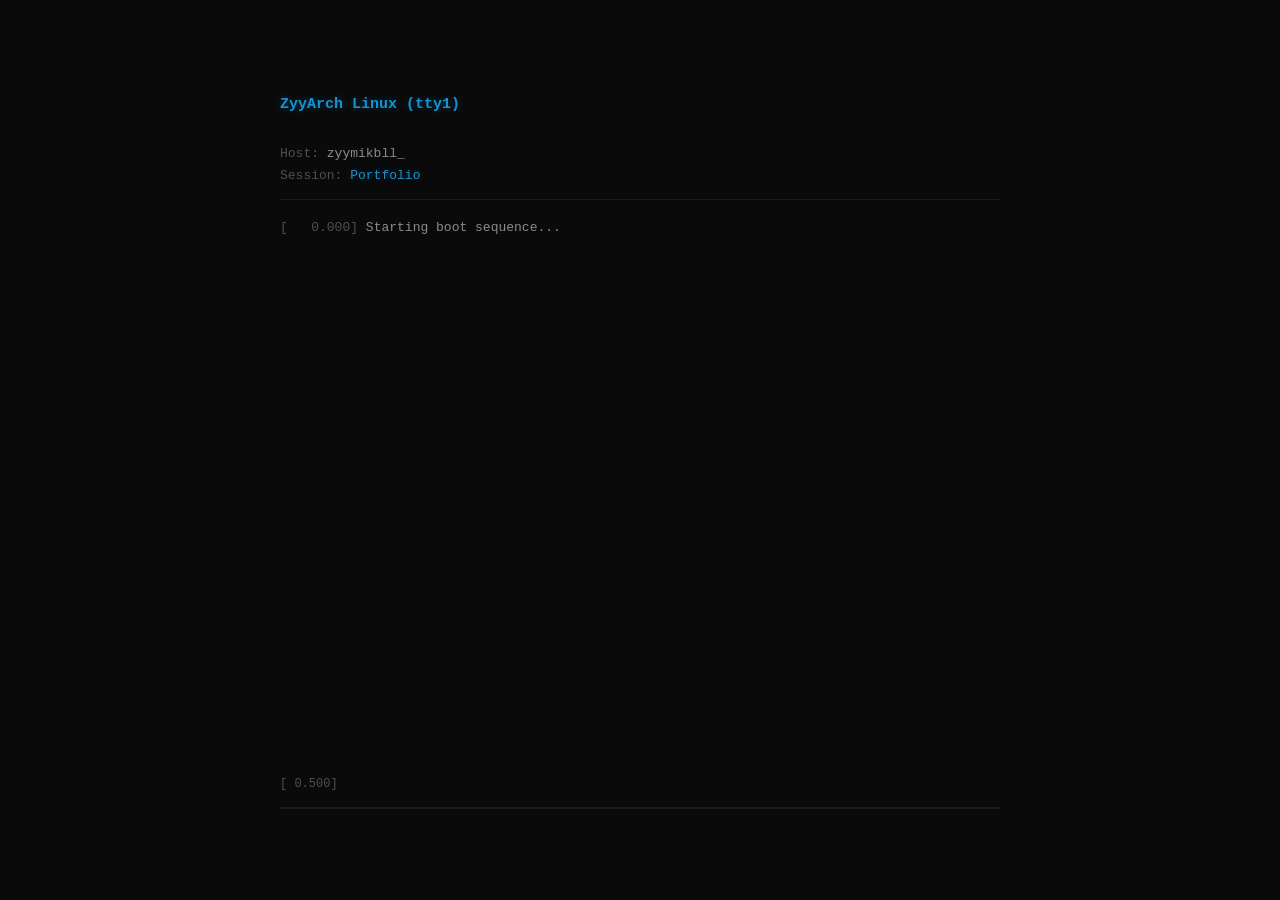
<file: index.html>
<!DOCTYPE html>
<html lang="id">
<head>
    <meta charset="UTF-8">
    <meta name="viewport" content="width=device-width, initial-scale=1.0">
    <title>Profil ZyyArch</title>
    <link rel="stylesheet" href="css/arch.css">
    <link rel="stylesheet" href="css/style.css">
    <link rel="stylesheet" href="css/boot.css">
</head>
<body class="home-page">

    <!-- Boot Screen -->
    <div id="boot-screen">
        <div class="boot-content">
            <div class="boot-header" id="boot-header"></div>
            <div class="boot-text" id="boot-text"></div>
            <div class="boot-timer" id="boot-timer">[    0.000]</div>
            <div class="boot-progress">
                <div class="boot-progress-bar" id="boot-progress-bar"></div>
            </div>
        </div>
    </div>

    <!-- Logo Screen (Splash) -->
    <div id="logo-screen">
        <div class="logo-content">
            <div class="logo-svg" id="logo-svg">
                <img src="assets/arch-logo.svg" alt="Arch Linux Logo" class="logo-img">
            </div>
            <div class="logo-text" id="logo-text">
                <div class="logo-title" id="logo-title">ZyyArch</div>
                <div class="logo-subtitle" id="logo-subtitle">Personal Portfolio</div>
                <div class="logo-name" id="logo-name">Ezy Muhammad Ikbal</div>
            </div>
            <div class="logo-loading" id="logo-loading">
                <div class="logo-loading-dots">
                    <span class="logo-dot"></span>
                    <span class="logo-dot"></span>
                    <span class="logo-dot"></span>
                </div>
            </div>
        </div>
    </div>

    <div id="terminal-login"></div>
    <div id="transition-screen"></div>

    <!-- Navbar -->
    <nav class="navbar">
        <div class="container">
            <div class="navbar-inner">
                <a href="index.html" class="nav-brand">
                    <img src="assets/arch-logo.svg" alt="Arch" class="nav-brand-icon">
                    <span class="nav-brand-text">ZyyArch</span>
                </a>

                <ul class="nav-menu">
                    <li><a href="index.html" class="active">Beranda</a></li>
                    <li><a href="about.html">Tentang</a></li>
                    <li><a href="experience.html">Pengalaman</a></li>
                    <li><a href="projects.html">Proyek</a></li>
                    <li><a href="certificates.html">Sertifikat</a></li>
                    <li><a href="contact.html">Kontak</a></li>
                </ul>

                <button class="nav-ai-btn" id="ai-toggle">
                    <span>✦</span> AI
                </button>

                <button class="nav-hamburger" aria-label="Menu">
                    <span></span>
                    <span></span>
                    <span></span>
                </button>
            </div>
        </div>
    </nav>

    <!-- Mobile Menu -->
    <div class="nav-mobile">
        <a href="index.html">Beranda</a>
        <a href="about.html">Tentang</a>
        <a href="experience.html">Pengalaman</a>
        <a href="projects.html">Proyek</a>
        <a href="certificates.html">Sertifikat</a>
        <a href="contact.html">Kontak</a>
    </div>

    <!-- Hero Section -->
    <header class="hero" id="home">
        <div class="container">
            <div class="hero-content">
                <div class="hero-left">
                    <span class="hero-badge mono-tag">~/portfolio</span>
                    <h1 class="hero-name">Ezy Muhamad Ikbal</h1>
                    <p class="hero-status">
                        Siswa SMKN 2 Subang jurusan Rekayasa Perangkat Lunak. Tertarik dalam
                        pengembangan web dan teknologi informasi.
                    </p>
                    <div class="hero-actions">
                        <a href="about.html" class="btn btn-primary">Tentang Saya</a>
                        <a href="contact.html" class="btn btn-ghost">Hubungi Saya</a>
                    </div>
                </div>
                <div class="hero-right">
                    <img src="assets/profile.jpg" alt="Foto Profil" class="hero-avatar">
                </div>
            </div>
        </div>
    </header>

    <!-- Footer -->
    <footer class="footer">
        <div class="container">
            <div class="footer-inner">
                <div class="footer-brand">
                    <img src="assets/arch-logo.svg" alt="Arch" class="footer-brand-icon">
                    <span class="footer-brand-text">ZyyArch</span>
                </div>
                <div class="footer-links">
                    <a href="index.html">Beranda</a>
                    <a href="about.html">Tentang</a>
                    <a href="experience.html">Pengalaman</a>
                    <a href="projects.html">Proyek</a>
                    <a href="certificates.html">Sertifikat</a>
                    <a href="contact.html">Kontak</a>
                </div>
            </div>
            <div class="footer-copy">
                &copy; <span id="tahun-copyright"></span> <span class="mono">Ezy Muhamad Ikbal</span>. Hak cipta dilindungi.
            </div>
        </div>
    </footer>

    <!-- AI Assistant Panel -->
    <div class="ai-overlay" id="ai-overlay" aria-hidden="true"></div>
    <aside class="ai-panel" id="ai-panel" role="dialog" aria-label="AI Assistant" aria-hidden="true">
        <div class="ai-panel-header">
            <div class="ai-panel-title">
                <span class="ai-panel-icon" aria-hidden="true">✦</span>
                <div>
                    <div class="ai-panel-name">AI Assistant</div>
                    <div class="ai-panel-status">Online</div>
                </div>
            </div>
            <button class="ai-panel-close" id="ai-close" aria-label="Tutup panel">&times;</button>
        </div>
        <div class="ai-panel-body" id="ai-panel-body" aria-live="polite">
        </div>
        <div class="ai-panel-footer">
            <label for="ai-input" class="sr-only">Ketik pertanyaan</label>
            <input type="text" class="ai-input" placeholder="Tanyakan sesuatu..." id="ai-input" autocomplete="off">
            <button class="ai-send" id="ai-send" aria-label="Kirim pesan" disabled>Kirim</button>
        </div>
    </aside>

    <script src="js/ai-engine.js"></script>
    <script src="js/script.js"></script>
    <script src="js/boot.js"></script>
    <script src="js/arch.js"></script>
</body>
</html>
</file>
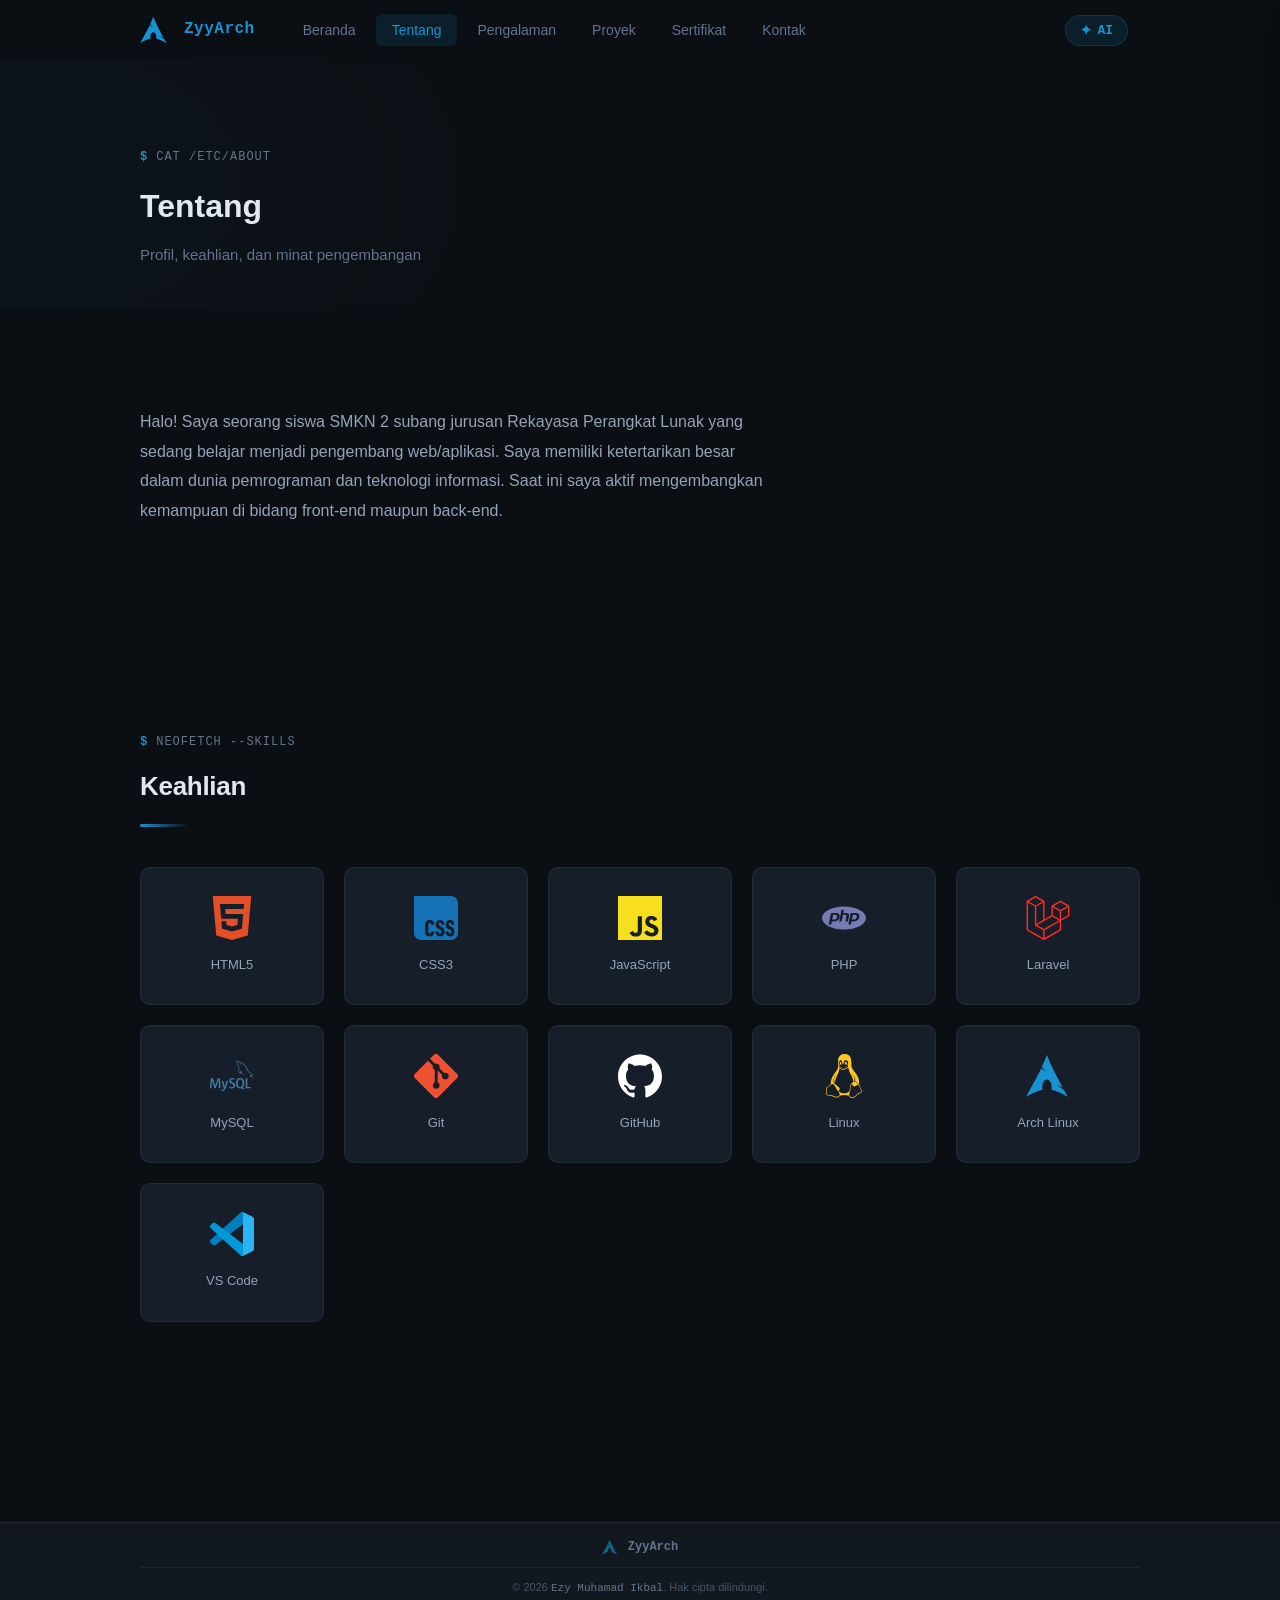
<file: about.html>
<!DOCTYPE html>
<html lang="id">
<head>
    <meta charset="UTF-8">
    <meta name="viewport" content="width=device-width, initial-scale=1.0">
    <title>Tentang - Profil Saya</title>
    <link rel="stylesheet" href="css/arch.css">
    <link rel="stylesheet" href="css/style.css">
    <link rel="stylesheet" href="css/boot.css">
</head>
<body>

    <!-- Navbar -->
    <nav class="navbar">
        <div class="container">
            <div class="navbar-inner">
                <a href="index.html" class="nav-brand">
                    <img src="assets/arch-logo.svg" alt="Arch" class="nav-brand-icon">
                    <span class="nav-brand-text">ZyyArch</span>
                </a>

                <ul class="nav-menu">
                    <li><a href="index.html">Beranda</a></li>
                    <li><a href="about.html" class="active">Tentang</a></li>
                    <li><a href="experience.html">Pengalaman</a></li>
                    <li><a href="projects.html">Proyek</a></li>
                    <li><a href="certificates.html">Sertifikat</a></li>
                    <li><a href="contact.html">Kontak</a></li>
                </ul>

                <button class="nav-ai-btn" id="ai-toggle">
                    <span>✦</span> AI
                </button>

                <button class="nav-hamburger" aria-label="Menu">
                    <span></span>
                    <span></span>
                    <span></span>
                </button>
            </div>
        </div>
    </nav>

    <div class="nav-mobile">
        <a href="index.html">Beranda</a>
        <a href="about.html" class="active">Tentang</a>
        <a href="experience.html">Pengalaman</a>
        <a href="projects.html">Proyek</a>
        <a href="certificates.html">Sertifikat</a>
        <a href="contact.html">Kontak</a>
    </div>

    <!-- Page Hero -->
    <div class="page-hero">
        <div class="container">
            <span class="section-label">cat /etc/about</span>
            <h1 class="page-hero-title">Tentang</h1>
            <p class="page-hero-subtitle">Profil, keahlian, dan minat pengembangan</p>
        </div>
    </div>

    <!-- Tentang Saya -->
    <section class="section" id="tentang">
        <div class="container">
            <p class="about-text">
                Halo! Saya seorang siswa SMKN 2 subang jurusan Rekayasa Perangkat Lunak
                yang sedang belajar menjadi pengembang web/aplikasi. Saya memiliki
                ketertarikan besar dalam dunia pemrograman dan teknologi
                informasi. Saat ini saya aktif mengembangkan kemampuan di
                bidang front-end maupun back-end.
            </p>
        </div>
    </section>

    <!-- Skill -->
    <section class="section" id="skill">
        <div class="container">
            <div class="section-header">
                <span class="section-label">neofetch --skills</span>
                <h2 class="section-title">Keahlian</h2>
            </div>

            <div class="skill-grid">
                <div class="skill-card" style="--d:0">
                    <img src="assets/icons/html5.svg" alt="HTML5" class="skill-card-icon">
                    <span class="skill-card-name">HTML5</span>
                </div>
                <div class="skill-card" style="--d:1">
                    <img src="assets/icons/css3.svg" alt="CSS3" class="skill-card-icon">
                    <span class="skill-card-name">CSS3</span>
                </div>
                <div class="skill-card" style="--d:2">
                    <img src="assets/icons/javascript.svg" alt="JavaScript" class="skill-card-icon">
                    <span class="skill-card-name">JavaScript</span>
                </div>
                <div class="skill-card" style="--d:3">
                    <img src="assets/icons/php.svg" alt="PHP" class="skill-card-icon">
                    <span class="skill-card-name">PHP</span>
                </div>
                <div class="skill-card" style="--d:4">
                    <img src="assets/icons/laravel.svg" alt="Laravel" class="skill-card-icon">
                    <span class="skill-card-name">Laravel</span>
                </div>
                <div class="skill-card" style="--d:5">
                    <img src="assets/icons/mysql.svg" alt="MySQL" class="skill-card-icon">
                    <span class="skill-card-name">MySQL</span>
                </div>
                <div class="skill-card" style="--d:6">
                    <img src="assets/icons/git.svg" alt="Git" class="skill-card-icon">
                    <span class="skill-card-name">Git</span>
                </div>
                <div class="skill-card" style="--d:7">
                    <img src="assets/icons/github.svg" alt="GitHub" class="skill-card-icon">
                    <span class="skill-card-name">GitHub</span>
                </div>
                <div class="skill-card" style="--d:8">
                    <img src="assets/icons/linux.svg" alt="Linux" class="skill-card-icon">
                    <span class="skill-card-name">Linux</span>
                </div>
                <div class="skill-card" style="--d:9">
                    <img src="assets/arch-logo.svg" alt="Arch Linux" class="skill-card-icon">
                    <span class="skill-card-name">Arch Linux</span>
                </div>
                <div class="skill-card" style="--d:10">
                    <img src="assets/icons/vscode.svg" alt="VS Code" class="skill-card-icon">
                    <span class="skill-card-name">VS Code</span>
                </div>
            </div>
        </div>
    </section>

    <!-- Footer -->
    <footer class="footer">
        <div class="container">
            <div class="footer-inner">
                <div class="footer-brand">
                    <img src="assets/arch-logo.svg" alt="Arch" class="footer-brand-icon">
                    <span class="footer-brand-text">ZyyArch</span>
                </div>
                <div class="footer-links">
                    <a href="index.html">Beranda</a>
                    <a href="about.html">Tentang</a>
                    <a href="experience.html">Pengalaman</a>
                    <a href="projects.html">Proyek</a>
                    <a href="certificates.html">Sertifikat</a>
                    <a href="contact.html">Kontak</a>
                </div>
            </div>
            <div class="footer-copy">
                &copy; <span id="tahun-copyright"></span> <span class="mono">Ezy Muhamad Ikbal</span>. Hak cipta dilindungi.
            </div>
        </div>
    </footer>

    <!-- AI Assistant Panel -->
    <div class="ai-overlay" id="ai-overlay" aria-hidden="true"></div>
    <aside class="ai-panel" id="ai-panel" role="dialog" aria-label="AI Assistant" aria-hidden="true">
        <div class="ai-panel-header">
            <div class="ai-panel-title">
                <span class="ai-panel-icon" aria-hidden="true">✦</span>
                <div>
                    <div class="ai-panel-name">AI Assistant</div>
                    <div class="ai-panel-status">Online</div>
                </div>
            </div>
            <button class="ai-panel-close" id="ai-close" aria-label="Tutup panel">&times;</button>
        </div>
        <div class="ai-panel-body" id="ai-panel-body" aria-live="polite">
        </div>
        <div class="ai-panel-footer">
            <label for="ai-input" class="sr-only">Ketik pertanyaan</label>
            <input type="text" class="ai-input" placeholder="Tanyakan sesuatu..." id="ai-input" autocomplete="off">
            <button class="ai-send" id="ai-send" aria-label="Kirim pesan" disabled>Kirim</button>
        </div>
    </aside>

    <script src="js/ai-engine.js"></script>
    <script src="js/script.js"></script>
</body>
</html>
</file>
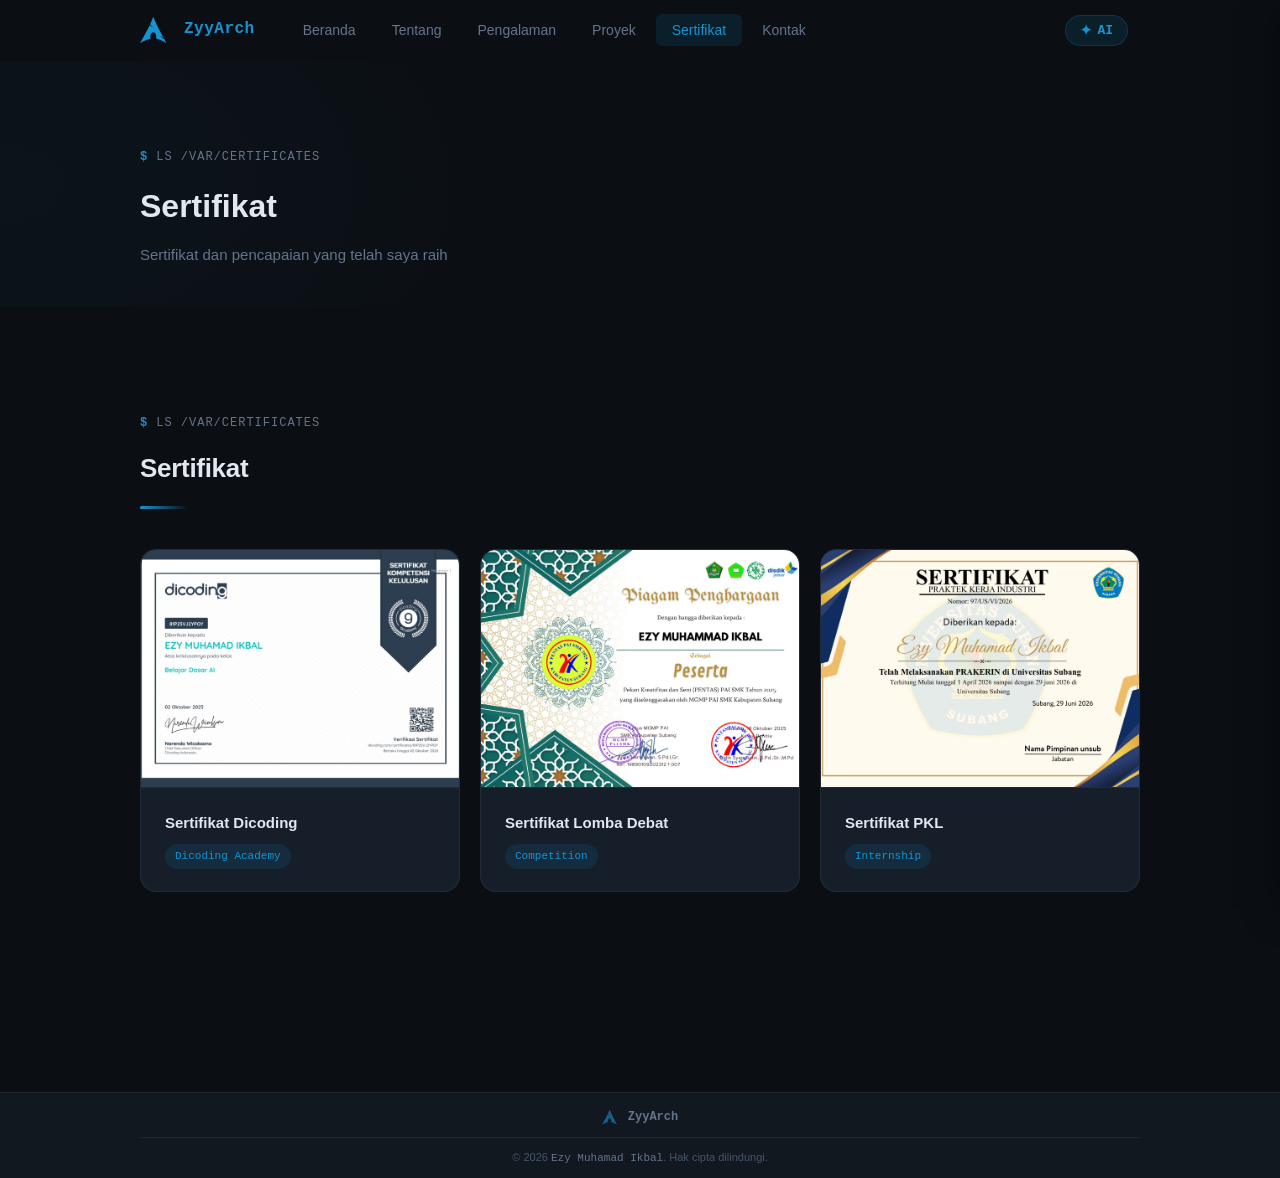
<file: certificates.html>
<!DOCTYPE html>
<html lang="id">
<head>
    <meta charset="UTF-8">
    <meta name="viewport" content="width=device-width, initial-scale=1.0">
    <title>Sertifikat - Profil Saya</title>
    <link rel="stylesheet" href="css/arch.css">
    <link rel="stylesheet" href="css/style.css">
    <link rel="stylesheet" href="css/boot.css">
</head>
<body>

    <!-- Navbar -->
    <nav class="navbar">
        <div class="container">
            <div class="navbar-inner">
                <a href="index.html" class="nav-brand">
                    <img src="assets/arch-logo.svg" alt="Arch" class="nav-brand-icon">
                    <span class="nav-brand-text">ZyyArch</span>
                </a>

                <ul class="nav-menu">
                    <li><a href="index.html">Beranda</a></li>
                    <li><a href="about.html">Tentang</a></li>
                    <li><a href="experience.html">Pengalaman</a></li>
                    <li><a href="projects.html">Proyek</a></li>
                    <li><a href="certificates.html" class="active">Sertifikat</a></li>
                    <li><a href="contact.html">Kontak</a></li>
                </ul>

                <button class="nav-ai-btn" id="ai-toggle">
                    <span>✦</span> AI
                </button>

                <button class="nav-hamburger" aria-label="Menu">
                    <span></span>
                    <span></span>
                    <span></span>
                </button>
            </div>
        </div>
    </nav>

    <div class="nav-mobile">
        <a href="index.html">Beranda</a>
        <a href="about.html">Tentang</a>
        <a href="experience.html">Pengalaman</a>
        <a href="projects.html">Proyek</a>
        <a href="certificates.html" class="active">Sertifikat</a>
        <a href="contact.html">Kontak</a>
    </div>

    <!-- Page Hero -->
    <div class="page-hero">
        <div class="container">
            <span class="section-label">ls /var/certificates</span>
            <h1 class="page-hero-title">Sertifikat</h1>
            <p class="page-hero-subtitle">Sertifikat dan pencapaian yang telah saya raih</p>
        </div>
    </div>

    <!-- Sertifikat -->
    <section class="section" id="sertifikat">
        <div class="container">
            <div class="section-header">
                <span class="section-label">ls /var/certificates</span>
                <h2 class="section-title">Sertifikat</h2>
            </div>
            <div class="cert-grid">
                <div class="cert-card">
                    <img src="assets/sertifikat%20dicoding.jpeg" alt="Sertifikat Dicoding" class="cert-card-img">
                    <div class="cert-card-body">
                        <p class="cert-card-title">Sertifikat Dicoding</p>
                        <span class="cert-card-badge">Dicoding Academy</span>
                    </div>
                </div>
                <div class="cert-card">
                    <img src="assets/sertifikat%20debat.jpeg" alt="Sertifikat Debat" class="cert-card-img">
                    <div class="cert-card-body">
                        <p class="cert-card-title">Sertifikat Lomba Debat</p>
                        <span class="cert-card-badge">Competition</span>
                    </div>
                </div>
                <div class="cert-card">
                    <img src="assets/sertifikat%20pkl.jpeg" alt="Sertifikat PKL" class="cert-card-img">
                    <div class="cert-card-body">
                        <p class="cert-card-title">Sertifikat PKL</p>
                        <span class="cert-card-badge">Internship</span>
                    </div>
                </div>
            </div>
        </div>
    </section>

    <!-- Footer -->
    <footer class="footer">
        <div class="container">
            <div class="footer-inner">
                <div class="footer-brand">
                    <img src="assets/arch-logo.svg" alt="Arch" class="footer-brand-icon">
                    <span class="footer-brand-text">ZyyArch</span>
                </div>
                <div class="footer-links">
                    <a href="index.html">Beranda</a>
                    <a href="about.html">Tentang</a>
                    <a href="experience.html">Pengalaman</a>
                    <a href="projects.html">Proyek</a>
                    <a href="certificates.html">Sertifikat</a>
                    <a href="contact.html">Kontak</a>
                </div>
            </div>
            <div class="footer-copy">
                &copy; <span id="tahun-copyright"></span> <span class="mono">Ezy Muhamad Ikbal</span>. Hak cipta dilindungi.
            </div>
        </div>
    </footer>

    <!-- AI Assistant Panel -->
    <div class="ai-overlay" id="ai-overlay" aria-hidden="true"></div>
    <aside class="ai-panel" id="ai-panel" role="dialog" aria-label="AI Assistant" aria-hidden="true">
        <div class="ai-panel-header">
            <div class="ai-panel-title">
                <span class="ai-panel-icon" aria-hidden="true">✦</span>
                <div>
                    <div class="ai-panel-name">AI Assistant</div>
                    <div class="ai-panel-status">Online</div>
                </div>
            </div>
            <button class="ai-panel-close" id="ai-close" aria-label="Tutup panel">&times;</button>
        </div>
        <div class="ai-panel-body" id="ai-panel-body" aria-live="polite">
        </div>
        <div class="ai-panel-footer">
            <label for="ai-input" class="sr-only">Ketik pertanyaan</label>
            <input type="text" class="ai-input" placeholder="Tanyakan sesuatu..." id="ai-input" autocomplete="off">
            <button class="ai-send" id="ai-send" aria-label="Kirim pesan" disabled>Kirim</button>
        </div>
    </aside>

    <script src="js/ai-engine.js"></script>
    <script src="js/script.js"></script>
</body>
</html>
</file>
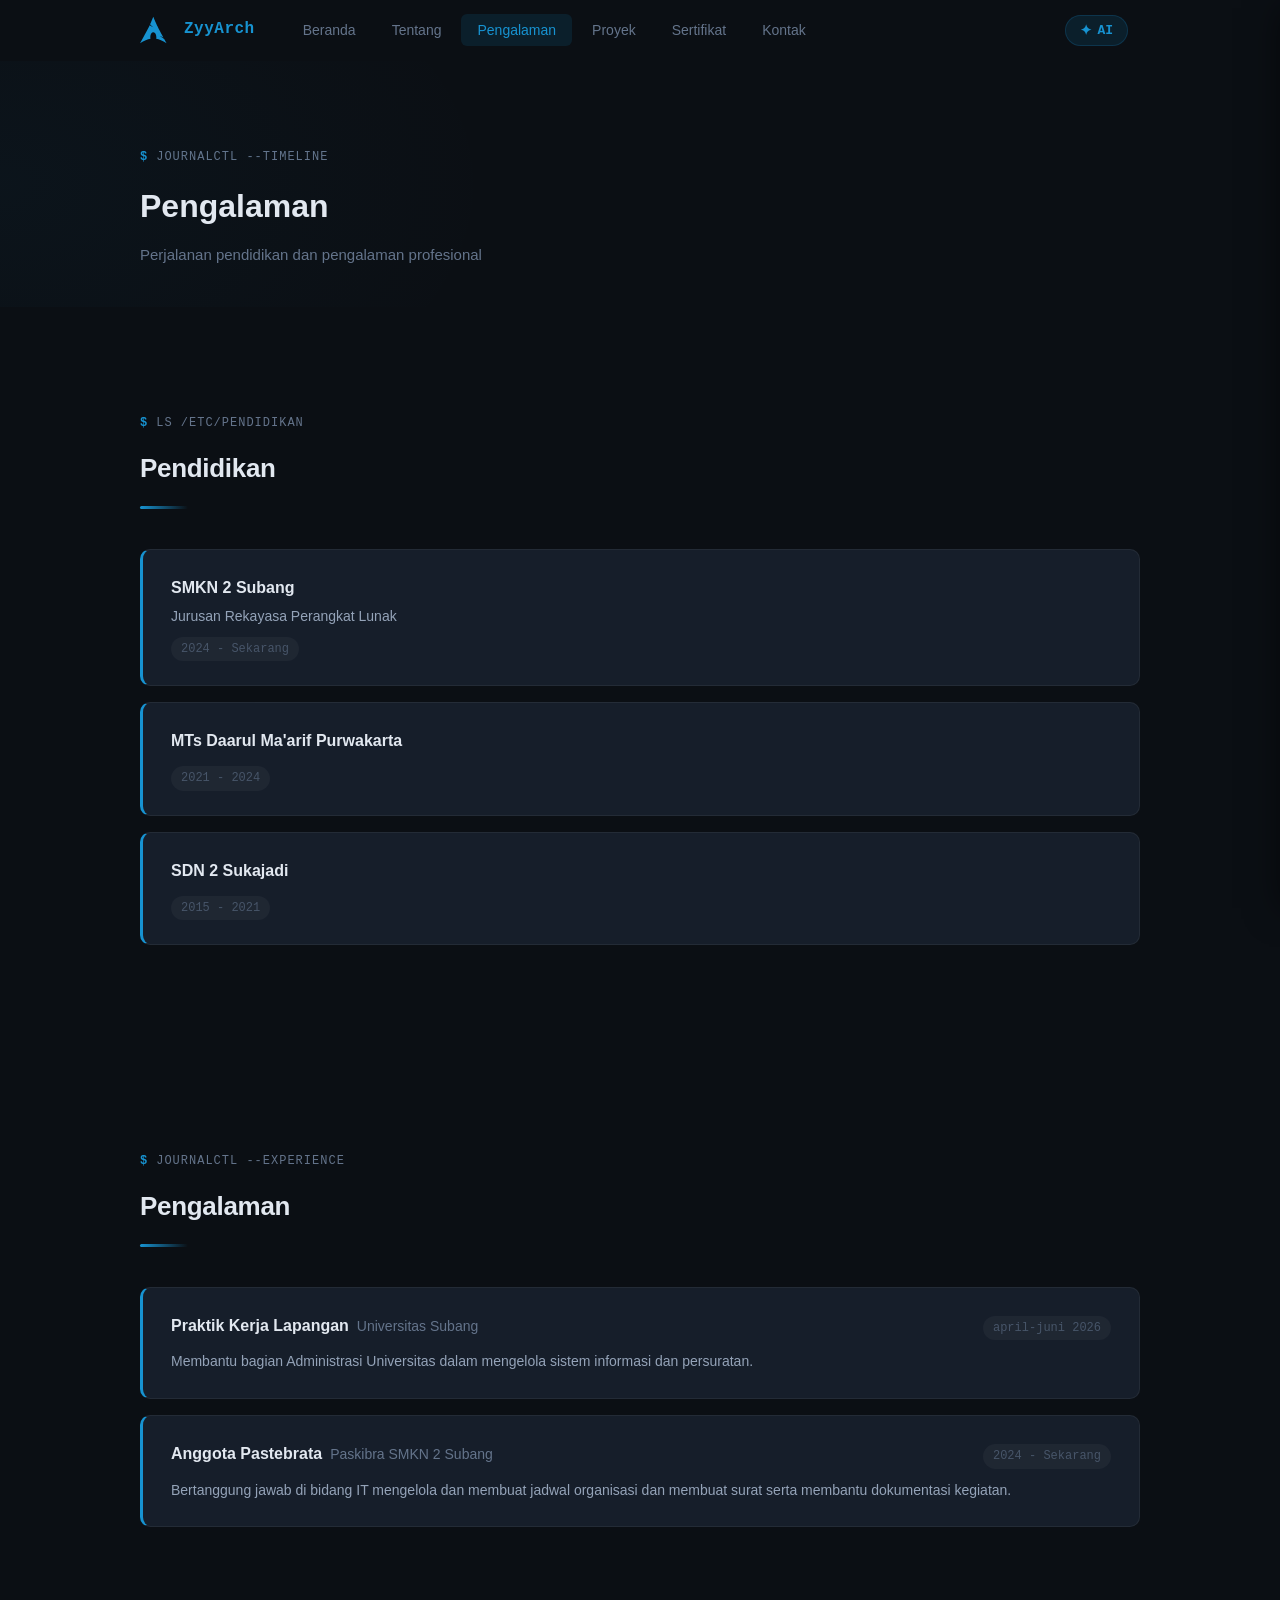
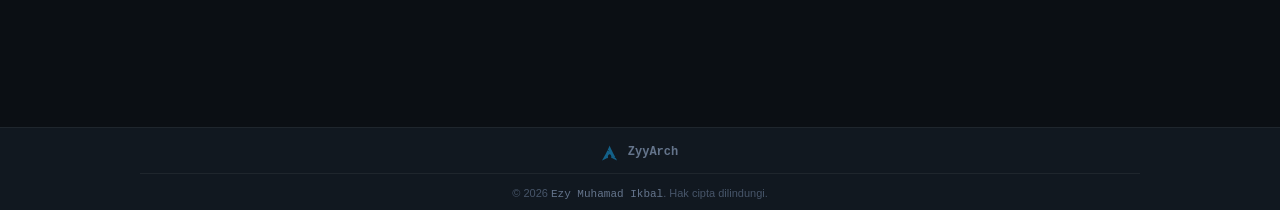
<file: experience.html>
<!DOCTYPE html>
<html lang="id">
<head>
    <meta charset="UTF-8">
    <meta name="viewport" content="width=device-width, initial-scale=1.0">
    <title>Pengalaman - Profil Saya</title>
    <link rel="stylesheet" href="css/arch.css">
    <link rel="stylesheet" href="css/style.css">
    <link rel="stylesheet" href="css/boot.css">
</head>
<body>

    <!-- Navbar -->
    <nav class="navbar">
        <div class="container">
            <div class="navbar-inner">
                <a href="index.html" class="nav-brand">
                    <img src="assets/arch-logo.svg" alt="Arch" class="nav-brand-icon">
                    <span class="nav-brand-text">ZyyArch</span>
                </a>

                <ul class="nav-menu">
                    <li><a href="index.html">Beranda</a></li>
                    <li><a href="about.html">Tentang</a></li>
                    <li><a href="experience.html" class="active">Pengalaman</a></li>
                    <li><a href="projects.html">Proyek</a></li>
                    <li><a href="certificates.html">Sertifikat</a></li>
                    <li><a href="contact.html">Kontak</a></li>
                </ul>

                <button class="nav-ai-btn" id="ai-toggle">
                    <span>✦</span> AI
                </button>

                <button class="nav-hamburger" aria-label="Menu">
                    <span></span>
                    <span></span>
                    <span></span>
                </button>
            </div>
        </div>
    </nav>

    <div class="nav-mobile">
        <a href="index.html">Beranda</a>
        <a href="about.html">Tentang</a>
        <a href="experience.html" class="active">Pengalaman</a>
        <a href="projects.html">Proyek</a>
        <a href="certificates.html">Sertifikat</a>
        <a href="contact.html">Kontak</a>
    </div>

    <!-- Page Hero -->
    <div class="page-hero">
        <div class="container">
            <span class="section-label">journalctl --timeline</span>
            <h1 class="page-hero-title">Pengalaman</h1>
            <p class="page-hero-subtitle">Perjalanan pendidikan dan pengalaman profesional</p>
        </div>
    </div>

    <!-- Pendidikan -->
    <section class="section" id="pendidikan">
        <div class="container">
            <div class="section-header">
                <span class="section-label">ls /etc/pendidikan</span>
                <h2 class="section-title">Pendidikan</h2>
            </div>
            <div class="timeline">
                <div class="pendidikan-card">
                    <div class="pendidikan-card-title">SMKN 2 Subang</div>
                    <div class="pendidikan-card-detail">Jurusan Rekayasa Perangkat Lunak</div>
                    <span class="pendidikan-card-date">2024 - Sekarang</span>
                </div>
                <div class="pendidikan-card">
                    <div class="pendidikan-card-title">MTs Daarul Ma'arif Purwakarta</div>
                    <span class="pendidikan-card-date">2021 - 2024</span>
                </div>
                <div class="pendidikan-card">
                    <div class="pendidikan-card-title">SDN 2 Sukajadi</div>
                    <span class="pendidikan-card-date">2015 - 2021</span>
                </div>
            </div>
        </div>
    </section>

    <!-- Pengalaman -->
    <section class="section" id="pengalaman">
        <div class="container">
            <div class="section-header">
                <span class="section-label">journalctl --experience</span>
                <h2 class="section-title">Pengalaman</h2>
            </div>
            <div class="timeline">
                <div class="timeline-card">
                    <div class="timeline-card-header">
                        <span class="timeline-card-title">Praktik Kerja Lapangan</span>
                        <span class="timeline-card-org">Universitas Subang</span>
                        <span class="timeline-card-date">april-juni 2026</span>
                    </div>
                    <p class="timeline-card-desc">Membantu bagian Administrasi Universitas dalam mengelola sistem informasi dan persuratan.</p>
                </div>
                <div class="timeline-card">
                    <div class="timeline-card-header">
                        <span class="timeline-card-title">Anggota Pastebrata</span>
                        <span class="timeline-card-org">Paskibra SMKN 2 Subang</span>
                        <span class="timeline-card-date">2024 - Sekarang</span>
                    </div>
                    <p class="timeline-card-desc">Bertanggung jawab di bidang IT mengelola dan membuat jadwal organisasi dan membuat surat serta membantu dokumentasi kegiatan.</p>
                </div>
            </div>
        </div>
    </section>

    <!-- Footer -->
    <footer class="footer">
        <div class="container">
            <div class="footer-inner">
                <div class="footer-brand">
                    <img src="assets/arch-logo.svg" alt="Arch" class="footer-brand-icon">
                    <span class="footer-brand-text">ZyyArch</span>
                </div>
                <div class="footer-links">
                    <a href="index.html">Beranda</a>
                    <a href="about.html">Tentang</a>
                    <a href="experience.html">Pengalaman</a>
                    <a href="projects.html">Proyek</a>
                    <a href="certificates.html">Sertifikat</a>
                    <a href="contact.html">Kontak</a>
                </div>
            </div>
            <div class="footer-copy">
                &copy; <span id="tahun-copyright"></span> <span class="mono">Ezy Muhamad Ikbal</span>. Hak cipta dilindungi.
            </div>
        </div>
    </footer>

    <!-- AI Assistant Panel -->
    <div class="ai-overlay" id="ai-overlay" aria-hidden="true"></div>
    <aside class="ai-panel" id="ai-panel" role="dialog" aria-label="AI Assistant" aria-hidden="true">
        <div class="ai-panel-header">
            <div class="ai-panel-title">
                <span class="ai-panel-icon" aria-hidden="true">✦</span>
                <div>
                    <div class="ai-panel-name">AI Assistant</div>
                    <div class="ai-panel-status">Online</div>
                </div>
            </div>
            <button class="ai-panel-close" id="ai-close" aria-label="Tutup panel">&times;</button>
        </div>
        <div class="ai-panel-body" id="ai-panel-body" aria-live="polite">
        </div>
        <div class="ai-panel-footer">
            <label for="ai-input" class="sr-only">Ketik pertanyaan</label>
            <input type="text" class="ai-input" placeholder="Tanyakan sesuatu..." id="ai-input" autocomplete="off">
            <button class="ai-send" id="ai-send" aria-label="Kirim pesan" disabled>Kirim</button>
        </div>
    </aside>

    <script src="js/ai-engine.js"></script>
    <script src="js/script.js"></script>
</body>
</html>
</file>
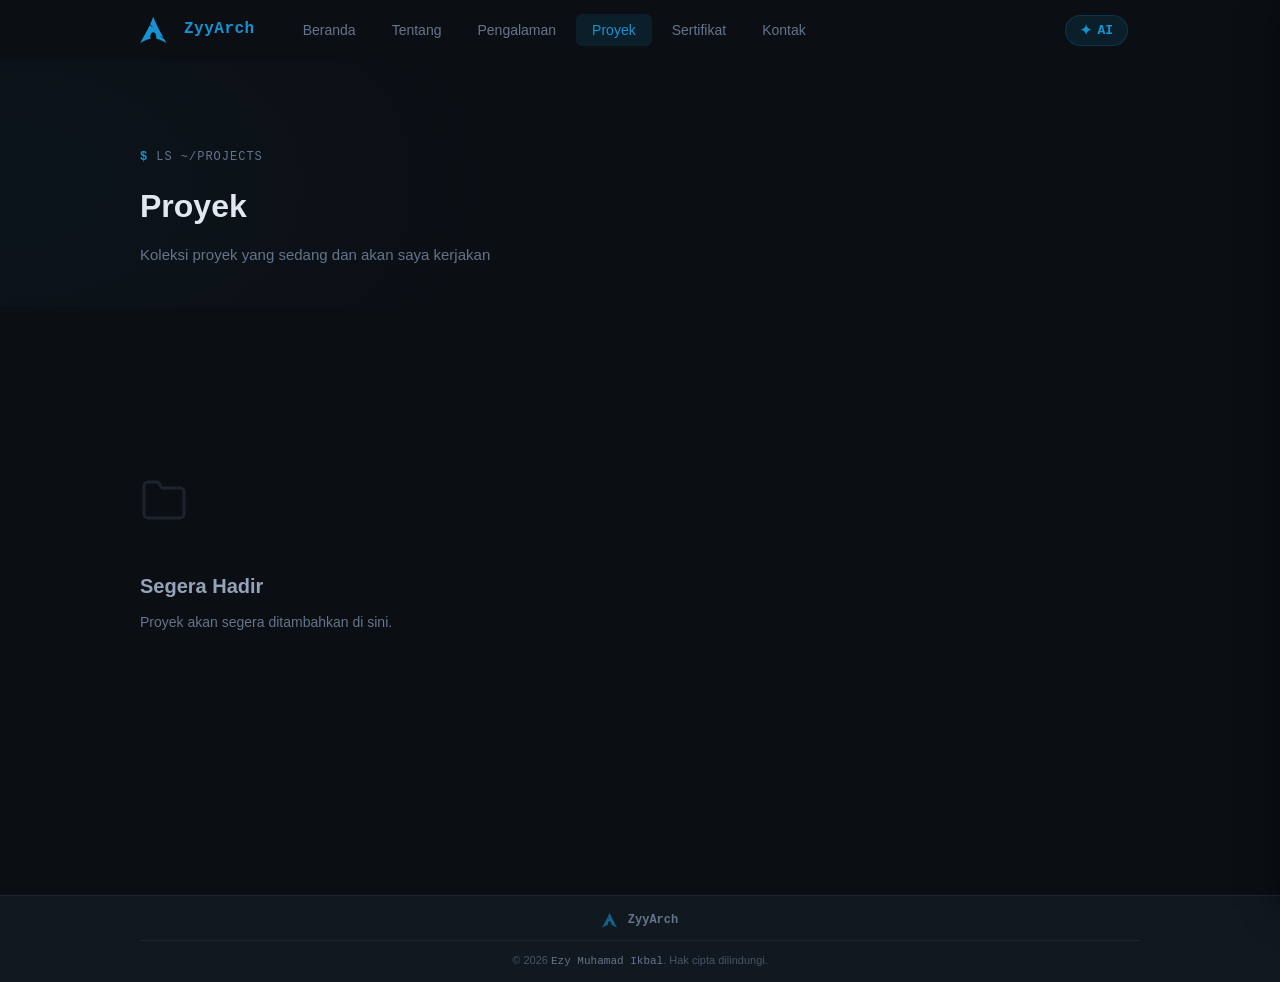
<file: projects.html>
<!DOCTYPE html>
<html lang="id">
<head>
    <meta charset="UTF-8">
    <meta name="viewport" content="width=device-width, initial-scale=1.0">
    <title>Proyek - Profil Saya</title>
    <link rel="stylesheet" href="css/arch.css">
    <link rel="stylesheet" href="css/style.css">
    <link rel="stylesheet" href="css/boot.css">
</head>
<body>

    <!-- Navbar -->
    <nav class="navbar">
        <div class="container">
            <div class="navbar-inner">
                <a href="index.html" class="nav-brand">
                    <img src="assets/arch-logo.svg" alt="Arch" class="nav-brand-icon">
                    <span class="nav-brand-text">ZyyArch</span>
                </a>

                <ul class="nav-menu">
                    <li><a href="index.html">Beranda</a></li>
                    <li><a href="about.html">Tentang</a></li>
                    <li><a href="experience.html">Pengalaman</a></li>
                    <li><a href="projects.html" class="active">Proyek</a></li>
                    <li><a href="certificates.html">Sertifikat</a></li>
                    <li><a href="contact.html">Kontak</a></li>
                </ul>

                <button class="nav-ai-btn" id="ai-toggle">
                    <span>✦</span> AI
                </button>

                <button class="nav-hamburger" aria-label="Menu">
                    <span></span>
                    <span></span>
                    <span></span>
                </button>
            </div>
        </div>
    </nav>

    <div class="nav-mobile">
        <a href="index.html">Beranda</a>
        <a href="about.html">Tentang</a>
        <a href="experience.html">Pengalaman</a>
        <a href="projects.html" class="active">Proyek</a>
        <a href="certificates.html">Sertifikat</a>
        <a href="contact.html">Kontak</a>
    </div>

    <!-- Page Hero -->
    <div class="page-hero">
        <div class="container">
            <span class="section-label">ls ~/projects</span>
            <h1 class="page-hero-title">Proyek</h1>
            <p class="page-hero-subtitle">Koleksi proyek yang sedang dan akan saya kerjakan</p>
        </div>
    </div>

    <!-- Empty State -->
    <section class="section">
        <div class="container">
            <div class="empty-state">
                <div class="empty-state-icon">
                    <svg width="48" height="48" viewBox="0 0 24 24" fill="none" stroke="currentColor" stroke-width="1.5" stroke-linecap="round" stroke-linejoin="round" style="color: var(--text-dim)">
                        <path d="M22 19a2 2 0 0 1-2 2H4a2 2 0 0 1-2-2V5a2 2 0 0 1 2-2h5l2 3h9a2 2 0 0 1 2 2z"/>
                    </svg>
                </div>
                <h3 class="empty-state-title">Segera Hadir</h3>
                <p class="empty-state-desc">Proyek akan segera ditambahkan di sini.</p>
            </div>
        </div>
    </section>

    <!-- Footer -->
    <footer class="footer">
        <div class="container">
            <div class="footer-inner">
                <div class="footer-brand">
                    <img src="assets/arch-logo.svg" alt="Arch" class="footer-brand-icon">
                    <span class="footer-brand-text">ZyyArch</span>
                </div>
                <div class="footer-links">
                    <a href="index.html">Beranda</a>
                    <a href="about.html">Tentang</a>
                    <a href="experience.html">Pengalaman</a>
                    <a href="projects.html">Proyek</a>
                    <a href="certificates.html">Sertifikat</a>
                    <a href="contact.html">Kontak</a>
                </div>
            </div>
            <div class="footer-copy">
                &copy; <span id="tahun-copyright"></span> <span class="mono">Ezy Muhamad Ikbal</span>. Hak cipta dilindungi.
            </div>
        </div>
    </footer>

    <!-- AI Assistant Panel -->
    <div class="ai-overlay" id="ai-overlay" aria-hidden="true"></div>
    <aside class="ai-panel" id="ai-panel" role="dialog" aria-label="AI Assistant" aria-hidden="true">
        <div class="ai-panel-header">
            <div class="ai-panel-title">
                <span class="ai-panel-icon" aria-hidden="true">✦</span>
                <div>
                    <div class="ai-panel-name">AI Assistant</div>
                    <div class="ai-panel-status">Online</div>
                </div>
            </div>
            <button class="ai-panel-close" id="ai-close" aria-label="Tutup panel">&times;</button>
        </div>
        <div class="ai-panel-body" id="ai-panel-body" aria-live="polite">
        </div>
        <div class="ai-panel-footer">
            <label for="ai-input" class="sr-only">Ketik pertanyaan</label>
            <input type="text" class="ai-input" placeholder="Tanyakan sesuatu..." id="ai-input" autocomplete="off">
            <button class="ai-send" id="ai-send" aria-label="Kirim pesan" disabled>Kirim</button>
        </div>
    </aside>

    <script src="js/ai-engine.js"></script>
    <script src="js/script.js"></script>
</body>
</html>
</file>
<file: css/arch.css>
/*
 * arch.css
 * =========
 * Arch Linux theme foundations: CSS variables, custom scrollbar,
 * monospace accents, and subtle terminal-inspired details.
 */

/* ========================================
   CSS CUSTOM PROPERTIES
   ======================================== */

:root {
    /* Backgrounds */
    --bg-primary: #0b0f14;
    --bg-secondary: #111820;
    --bg-surface: #151d28;
    --bg-card: #161e2a;
    --bg-elevated: #1a2332;
    --bg-navbar: rgba(11, 15, 20, 0.8);

    /* Accent */
    --accent: #1793D1;
    --accent-light: #1eaae8;
    --accent-dim: rgba(23, 147, 209, 0.12);
    --accent-border: rgba(23, 147, 209, 0.2);
    --accent-glow: rgba(23, 147, 209, 0.25);

    /* Semantic */
    --green: #4ade80;
    --green-dim: rgba(74, 222, 128, 0.12);
    --red: #ef4444;

    /* Text */
    --text-primary: #e2e8f0;
    --text-secondary: #94a3b8;
    --text-muted: #64748b;
    --text-dim: #475569;

    /* Borders */
    --border: rgba(255, 255, 255, 0.06);
    --border-hover: rgba(255, 255, 255, 0.1);

    /* Shadows */
    --shadow-sm: 0 1px 3px rgba(0, 0, 0, 0.3);
    --shadow-md: 0 4px 16px rgba(0, 0, 0, 0.4);
    --shadow-lg: 0 8px 32px rgba(0, 0, 0, 0.5);
    --shadow-accent: 0 4px 20px rgba(23, 147, 209, 0.15);

    /* Radius */
    --radius-sm: 6px;
    --radius-md: 10px;
    --radius-lg: 16px;
    --radius-full: 9999px;

    /* Spacing */
    --section-gap: 100px;
    --container-max: 1000px;

    /* Transitions */
    --ease: cubic-bezier(0.4, 0, 0.2, 1);
}

/* ========================================
   CUSTOM SCROLLBAR
   ======================================== */

::-webkit-scrollbar {
    width: 6px;
}

::-webkit-scrollbar-track {
    background: var(--bg-primary);
}

::-webkit-scrollbar-thumb {
    background: var(--text-dim);
    border-radius: 3px;
}

::-webkit-scrollbar-thumb:hover {
    background: var(--text-muted);
}

/* Firefox */
* {
    scrollbar-width: thin;
    scrollbar-color: var(--text-dim) var(--bg-primary);
}

/* ========================================
   MONOSPACE ACCENT UTILITY
   ======================================== */

.mono {
    font-family: 'JetBrains Mono', 'Fira Code', 'Cascadia Code', 'Courier New', monospace;
}

/* ========================================
   LINUX DETAIL - TERMINAL PROMPT PREFIX
   ======================================== */

.section-label {
    display: inline-flex;
    align-items: center;
    gap: 8px;
    font-family: 'JetBrains Mono', 'Fira Code', monospace;
    font-size: 12px;
    color: var(--text-muted);
    letter-spacing: 1px;
    text-transform: uppercase;
    margin-bottom: 12px;
}

.section-label::before {
    content: '$';
    color: var(--accent);
    font-weight: 700;
}

/* ========================================
   ARCH LINUX LOGO MARK (small, in navbar)
   ======================================== */

.nav-brand {
    display: flex;
    align-items: center;
    gap: 16px;
    text-decoration: none;
    flex-shrink: 0;
}

.nav-brand-icon {
    width: 28px;
    height: 28px;
    object-fit: contain;
}

.nav-brand-text {
    font-family: 'JetBrains Mono', 'Fira Code', monospace;
    font-size: 16px;
    font-weight: 700;
    color: var(--accent);
    letter-spacing: 0.5px;
}

/* ========================================
   PAGE TRANSITION OVERLAY
   ======================================== */

.page-transition {
    position: fixed;
    inset: 0;
    background: var(--bg-primary);
    z-index: 9990;
    opacity: 0;
    pointer-events: none;
    transition: opacity 0.25s var(--ease);
}

.page-transition.active {
    opacity: 1;
    pointer-events: all;
}

/* ========================================
   SCROLL REVEAL ANIMATION
   ======================================== */

.reveal-ready {
    opacity: 0;
    transform: translateY(24px);
    transition: opacity 0.6s var(--ease),
                transform 0.6s var(--ease);
}

.reveal-ready.revealed {
    opacity: 1;
    transform: translateY(0);
}

/* Stagger children inside sections */
.reveal-ready.revealed .timeline-card,
.reveal-ready.revealed .cert-card,
.reveal-ready.revealed .contact-card {
    animation: fadeSlideUp 0.5s var(--ease) both;
}

.reveal-ready.revealed .timeline-card:nth-child(1),
.reveal-ready.revealed .cert-card:nth-child(1),
.reveal-ready.revealed .contact-card:nth-child(1) { animation-delay: 0.05s; }

.reveal-ready.revealed .timeline-card:nth-child(2),
.reveal-ready.revealed .cert-card:nth-child(2),
.reveal-ready.revealed .contact-card:nth-child(2) { animation-delay: 0.1s; }

.reveal-ready.revealed .timeline-card:nth-child(3),
.reveal-ready.revealed .cert-card:nth-child(3),
.reveal-ready.revealed .contact-card:nth-child(3) { animation-delay: 0.15s; }

@keyframes fadeSlideUp {
    from {
        opacity: 0;
        transform: translateY(16px);
    }
    to {
        opacity: 1;
        transform: translateY(0);
    }
}
</file>
<file: css/style.css>
/*
 * style.css
 * =========
 * Portfolio v2 - Arch Linux Theme (Redesigned)
 *
 * Modern professional portfolio with Arch Linux identity.
 * Uses CSS custom properties from arch.css for all colors/spacing.
 */

/* ========================================
   RESET & BASE
   ======================================== */

*,
*::before,
*::after {
    margin: 0;
    padding: 0;
    box-sizing: border-box;
}

html {
    scroll-behavior: smooth;
    font-size: 16px;
}

body {
    font-family: 'Inter', 'Segoe UI', -apple-system, BlinkMacSystemFont, sans-serif;
    background-color: var(--bg-primary);
    color: var(--text-primary);
    line-height: 1.7;
    -webkit-font-smoothing: antialiased;
    -moz-osx-font-smoothing: grayscale;
    overflow-x: hidden;
}

::selection {
    background-color: rgba(23, 147, 209, 0.3);
    color: #ffffff;
}

img {
    max-width: 100%;
    display: block;
}

a {
    color: inherit;
    text-decoration: none;
}

ul {
    list-style: none;
}

/* ========================================
   CONTAINER
   ======================================== */

.container {
    width: 90%;
    max-width: var(--container-max);
    margin: 0 auto;
}

/* ========================================
   NAVBAR
   ======================================== */

.navbar {
    position: sticky;
    top: 0;
    z-index: 1000;
    background-color: transparent;
    border-bottom: 1px solid transparent;
    transition: background-color 0.35s var(--ease),
                backdrop-filter 0.35s var(--ease),
                border-color 0.35s var(--ease),
                box-shadow 0.35s var(--ease);
}

.navbar.scrolled {
    background-color: var(--bg-navbar);
    backdrop-filter: blur(16px) saturate(1.2);
    -webkit-backdrop-filter: blur(16px) saturate(1.2);
    border-bottom-color: var(--border);
    box-shadow: var(--shadow-md);
}

.navbar-inner {
    display: flex;
    align-items: center;
    gap: 32px;
    height: 60px;
}

.nav-menu {
    display: flex;
    align-items: center;
    gap: 4px;
}

.nav-menu a {
    color: var(--text-muted);
    font-size: 14px;
    font-weight: 500;
    padding: 8px 16px;
    border-radius: var(--radius-sm);
    position: relative;
    transition: color 0.25s var(--ease),
                background-color 0.25s var(--ease);
}

.nav-menu a:hover {
    color: var(--text-primary);
    background-color: rgba(255, 255, 255, 0.04);
}

.nav-menu a.active {
    color: var(--accent);
    background-color: var(--accent-dim);
}

/* Hamburger */
.nav-hamburger {
    display: none;
    flex-direction: column;
    justify-content: center;
    gap: 5px;
    width: 36px;
    height: 36px;
    padding: 6px;
    background: none;
    border: 1px solid var(--border);
    border-radius: var(--radius-sm);
    cursor: pointer;
    transition: border-color 0.25s var(--ease);
}

.nav-hamburger:hover {
    border-color: var(--border-hover);
}

.nav-hamburger span {
    display: block;
    width: 100%;
    height: 2px;
    background-color: var(--text-secondary);
    border-radius: 1px;
    transition: transform 0.3s var(--ease),
                opacity 0.3s var(--ease);
}

.nav-hamburger.open span:nth-child(1) {
    transform: translateY(7px) rotate(45deg);
}

.nav-hamburger.open span:nth-child(2) {
    opacity: 0;
}

.nav-hamburger.open span:nth-child(3) {
    transform: translateY(-7px) rotate(-45deg);
}

/* Mobile menu */
.nav-mobile {
    display: none;
    position: fixed;
    top: 60px;
    left: 0;
    right: 0;
    background-color: var(--bg-secondary);
    border-bottom: 1px solid var(--border);
    padding: 12px 0;
    box-shadow: var(--shadow-lg);
    z-index: 999;
}

.nav-mobile.open {
    display: block;
}

.nav-mobile a {
    display: block;
    padding: 12px 24px;
    color: var(--text-muted);
    font-size: 15px;
    font-weight: 500;
    transition: color 0.2s var(--ease),
                background-color 0.2s var(--ease);
}

.nav-mobile a:hover,
.nav-mobile a.active {
    color: var(--accent);
    background-color: var(--accent-dim);
}

/* ========================================
   HERO SECTION (Home)
   ======================================== */

.hero {
    position: relative;
    min-height: 100vh;
    display: flex;
    align-items: center;
    padding: 0;
    overflow: visible;
}

.hero::before {
    content: '';
    position: absolute;
    inset: 0;
    background:
        radial-gradient(ellipse 600px 400px at 50% 40%, rgba(23, 147, 209, 0.06) 0%, transparent 100%),
        radial-gradient(ellipse 800px 600px at 50% 100%, rgba(23, 147, 209, 0.03) 0%, transparent 100%);
    pointer-events: none;
}

.hero-content {
    position: relative;
    z-index: 1;
    display: flex;
    align-items: center;
    justify-content: space-between;
    gap: 1px;
    width: 100%;
    min-height: 100vh;
    padding: 80px 0;
}

.hero-left {
    flex: 0 0 50%;
    min-width: 0;
}

.hero-right {
    flex: 1;
    position: relative;
    height: 135%;
    display: flex;
    align-items: flex-end;
    justify-content: flex-end;
    margin-right: -80px;
}

.hero-badge {
    display: inline-flex;
    align-items: center;
    font-family: 'JetBrains Mono', monospace;
    font-size: 12px;
    color: var(--accent);
    background: var(--accent-dim);
    border: 1px solid var(--accent-border);
    padding: 5px 14px;
    border-radius: 9999px;
    margin-bottom: 20px;
    width: fit-content;
    line-height: 1.4;
}

.hero-name {
    font-size: 42px;
    font-weight: 800;
    letter-spacing: -0.5px;
    margin-bottom: 16px;
    line-height: 1.15;
    background: linear-gradient(135deg, var(--text-primary) 0%, var(--accent-light) 100%);
    -webkit-background-clip: text;
    -webkit-text-fill-color: transparent;
    background-clip: text;
}

.hero-status {
    font-size: 17px;
    color: var(--text-secondary);
    line-height: 1.7;
    margin-bottom: 28px;
}

.hero-actions {
    display: flex;
    gap: 12px;
    flex-wrap: wrap;
}

.hero-avatar {
    height: clamp(380px, calc(100vh - 120px), 900px);
    width: auto;
    object-fit: contain;
    display: block;
    margin-bottom: -2px;
    filter: drop-shadow(0 8px 24px rgba(0, 0, 0, 0.25));
    animation: heroFloat 5s ease-in-out infinite;
    transition: transform 0.4s var(--ease);
}

.hero-avatar:hover {
    transform: translateY(-4px);
}

@keyframes heroFloat {
    0%, 100% { transform: translateY(0); }
    50% { transform: translateY(-5px); }
}

/* Buttons */
.btn {
    display: inline-flex;
    align-items: center;
    justify-content: center;
    gap: 8px;
    font-size: 14px;
    font-weight: 600;
    padding: 10px 22px;
    border-radius: var(--radius-sm);
    cursor: pointer;
    border: 1px solid transparent;
    transition: all 0.25s var(--ease);
}

.btn-primary {
    background-color: var(--accent);
    color: #ffffff;
    border-color: var(--accent);
}

.btn-primary:hover {
    background-color: var(--accent-hover);
    border-color: var(--accent-hover);
    transform: translateY(-1px);
    box-shadow: 0 4px 12px rgba(23, 147, 209, 0.3);
}

.btn-ghost {
    background: transparent;
    color: var(--text-secondary);
    border-color: var(--border);
}

.btn-ghost:hover {
    color: var(--text-primary);
    border-color: var(--border-hover);
    background-color: rgba(255, 255, 255, 0.04);
}

/* ========================================
   HOME PAGE - No-scroll layout
   ======================================== */

body.home-page {
    display: flex;
    flex-direction: column;
    height: 100vh;
    overflow: hidden;
}

body.home-page .navbar {
    position: relative;
    flex-shrink: 0;
}

body.home-page .hero {
    flex: 1;
    min-height: 0;
    display: flex;
    align-items: center;
    padding: 0;
}

body.home-page .hero .container {
    height: 100%;
}

body.home-page .hero-content {
    height: 100%;
    min-height: 0;
    padding: 28px 0 0;
    align-items: stretch;
}

body.home-page .hero-left {
    display: flex;
    flex-direction: column;
    justify-content: center;
    position: relative;
    z-index: 1;
}

body.home-page .hero-right {
    display: flex;
    align-items: flex-end;
    justify-content: flex-end;
    margin-right: 0;
    overflow: visible;
    z-index: 0;
}

body.home-page .hero-avatar {
    height: 110%;
    width: auto;
    object-fit: contain;
    margin-bottom: 0;
}

body.home-page .footer {
    margin-top: 0;
    flex-shrink: 0;
}

/* ========================================
    SECTIONS - GENERAL
    ======================================== */

.section {
    padding: var(--section-gap) 0;
}

.section-header {
    margin-bottom: 40px;
    text-align: left;
}

.section-title {
    font-size: 26px;
    font-weight: 700;
    color: var(--text-primary);
    letter-spacing: -0.3px;
}

.section-subtitle {
    font-size: 15px;
    color: var(--text-muted);
    margin-top: 6px;
}

/* Divider line under section titles */
.section-header::after {
    content: '';
    display: block;
    width: 48px;
    height: 3px;
    background: linear-gradient(90deg, var(--accent), transparent);
    border-radius: 2px;
    margin-top: 16px;
}

/* ========================================
   TENTANG SAYA
   ======================================== */

.about-text {
    font-size: 16px;
    line-height: 1.85;
    color: var(--text-secondary);
    max-width: 640px;
}

.about-text strong {
    color: var(--text-primary);
}

/* ========================================
   SKILL - FLOATING CARDS
   ======================================== */

.skill-grid {
    display: grid;
    grid-template-columns: repeat(5, 1fr);
    gap: 20px;
}

.skill-card {
    display: flex;
    flex-direction: column;
    align-items: center;
    justify-content: center;
    gap: 14px;
    padding: 28px 16px;
    background: var(--bg-card);
    border: 1px solid var(--border);
    border-radius: var(--radius-md);
    cursor: default;
    animation: skillFloat 4s ease-in-out infinite;
    animation-delay: calc(var(--d) * 0.35s);
    transition: transform 0.35s var(--ease),
                border-color 0.35s var(--ease),
                box-shadow 0.35s var(--ease),
                background-color 0.35s var(--ease);
}

@keyframes skillFloat {
    0%, 100% { transform: translateY(0); }
    50% { transform: translateY(-5px); }
}

.skill-card:hover {
    animation-play-state: paused;
    transform: translateY(-8px);
    border-color: var(--accent-border);
    box-shadow: 0 8px 24px rgba(23, 147, 209, 0.12),
                0 0 0 1px var(--accent-border);
    background-color: var(--bg-elevated);
}

.skill-card-icon {
    width: 44px;
    height: 44px;
    object-fit: contain;
    transition: transform 0.35s var(--ease),
                filter 0.35s var(--ease);
}

.skill-card:hover .skill-card-icon {
    transform: scale(1.15);
    filter: drop-shadow(0 0 8px rgba(23, 147, 209, 0.35));
}

.skill-card-name {
    font-size: 13px;
    font-weight: 500;
    color: var(--text-secondary);
    text-align: center;
    transition: color 0.3s var(--ease);
}

.skill-card:hover .skill-card-name {
    color: var(--accent);
}

/* ========================================
   PENGALAMAN & PENDIDIKAN - CARD STYLE
   ======================================== */

.timeline {
    display: flex;
    flex-direction: column;
    gap: 16px;
}

.timeline-card {
    background: var(--bg-card);
    border: 1px solid var(--border);
    border-radius: var(--radius-md);
    padding: 24px 28px;
    border-left: 3px solid var(--accent);
    transition: border-color 0.3s var(--ease),
                background-color 0.3s var(--ease),
                box-shadow 0.3s var(--ease),
                transform 0.3s var(--ease);
}

.timeline-card:hover {
    border-left-color: var(--green);
    background-color: var(--bg-elevated);
    box-shadow: var(--shadow-md);
    transform: translateX(4px);
}

.timeline-card-header {
    display: flex;
    align-items: baseline;
    flex-wrap: wrap;
    gap: 8px;
    margin-bottom: 4px;
}

.timeline-card-title {
    font-size: 16px;
    font-weight: 600;
    color: var(--text-primary);
}

.timeline-card-org {
    font-size: 14px;
    color: var(--text-muted);
}

.timeline-card-date {
    font-family: 'JetBrains Mono', monospace;
    font-size: 12px;
    color: var(--text-dim);
    background: rgba(255, 255, 255, 0.04);
    padding: 2px 10px;
    border-radius: var(--radius-full);
    margin-left: auto;
}

.timeline-card-desc {
    margin-top: 10px;
    font-size: 14px;
    color: var(--text-secondary);
    line-height: 1.7;
}

/* Pendidikan specific */
.pendidikan-card {
    background: var(--bg-card);
    border: 1px solid var(--border);
    border-radius: var(--radius-md);
    padding: 24px 28px;
    border-left: 3px solid var(--accent);
    transition: border-color 0.3s var(--ease),
                background-color 0.3s var(--ease),
                box-shadow 0.3s var(--ease),
                transform 0.3s var(--ease);
}

.pendidikan-card:hover {
    border-left-color: var(--green);
    background-color: var(--bg-elevated);
    box-shadow: var(--shadow-md);
    transform: translateX(4px);
}

.pendidikan-card-title {
    font-size: 16px;
    font-weight: 600;
    color: var(--text-primary);
    margin-bottom: 4px;
}

.pendidikan-card-detail {
    font-size: 14px;
    color: var(--text-secondary);
}

.pendidikan-card-date {
    font-family: 'JetBrains Mono', monospace;
    font-size: 12px;
    color: var(--text-dim);
    background: rgba(255, 255, 255, 0.04);
    padding: 2px 10px;
    border-radius: var(--radius-full);
    display: inline-block;
    margin-top: 8px;
}

/* ========================================
   SERTIFIKAT
   ======================================== */

.cert-grid {
    display: grid;
    grid-template-columns: repeat(auto-fill, minmax(260px, 1fr));
    gap: 20px;
}

.cert-card {
    background: var(--bg-card);
    border: 1px solid var(--border);
    border-radius: var(--radius-lg);
    overflow: hidden;
    transition: transform 0.3s var(--ease),
                border-color 0.3s var(--ease),
                box-shadow 0.3s var(--ease);
}

.cert-card:hover {
    transform: translateY(-6px);
    border-color: var(--accent-border);
    box-shadow: var(--shadow-lg), 0 0 0 1px var(--accent-border);
}

.cert-card-img {
    width: 100%;
    aspect-ratio: 4/3;
    object-fit: cover;
    border-bottom: 1px solid var(--border);
    transition: transform 0.4s var(--ease),
                filter 0.4s var(--ease);
}

.cert-card:hover .cert-card-img {
    transform: scale(1.03);
    filter: brightness(1.05);
}

.cert-card-body {
    padding: 22px 24px;
}

.cert-card-title {
    font-size: 15px;
    font-weight: 600;
    color: var(--text-primary);
}

.cert-card-badge {
    display: inline-block;
    font-family: 'JetBrains Mono', monospace;
    font-size: 11px;
    color: var(--accent);
    background: var(--accent-dim);
    padding: 3px 10px;
    border-radius: var(--radius-full);
    margin-top: 8px;
}

/* ========================================
   KONTAK
   ======================================== */

.contact-grid {
    display: grid;
    grid-template-columns: repeat(auto-fill, minmax(240px, 1fr));
    gap: 16px;
}

.contact-card {
    display: flex;
    align-items: center;
    gap: 16px;
    background: var(--bg-card);
    border: 1px solid var(--border);
    border-radius: var(--radius-md);
    padding: 20px 24px;
    transition: border-color 0.3s var(--ease),
                background-color 0.3s var(--ease),
                box-shadow 0.3s var(--ease),
                transform 0.3s var(--ease);
}

.contact-card:hover {
    border-color: var(--accent-border);
    background-color: var(--bg-elevated);
    box-shadow: var(--shadow-md);
    transform: translateY(-3px);
}

.contact-card-icon {
    width: 44px;
    height: 44px;
    display: flex;
    align-items: center;
    justify-content: center;
    border-radius: var(--radius-md);
    background: var(--accent-dim);
    border: 1px solid var(--accent-border);
    flex-shrink: 0;
}

.contact-card-icon svg {
    width: 20px;
    height: 20px;
    stroke: var(--accent);
    fill: none;
    stroke-width: 2;
    stroke-linecap: round;
    stroke-linejoin: round;
}

.contact-card-label {
    font-size: 12px;
    color: var(--text-muted);
    text-transform: uppercase;
    letter-spacing: 0.5px;
    font-weight: 600;
    margin-bottom: 2px;
}

.contact-card-value {
    font-size: 14px;
    color: var(--accent);
    font-weight: 500;
    word-break: break-all;
    transition: color 0.25s var(--ease);
}

.contact-card-value:hover {
    color: var(--accent-light);
}

/* ========================================
   FOOTER
   ======================================== */

.footer {
    background: var(--bg-secondary);
    border-top: 1px solid var(--border);
    padding: 14px 0 12px;
    margin-top: var(--section-gap);
}

.footer-inner {
    display: flex;
    align-items: center;
    justify-content: center;
    flex-wrap: wrap;
    gap: 16px;
}

.footer-brand {
    display: flex;
    align-items: center;
    gap: 10px;
}

.footer-brand-icon {
    width: 16px;
    height: 16px;
    object-fit: contain;
    opacity: 0.6;
}

.footer-brand-text {
    font-family: 'JetBrains Mono', monospace;
    font-size: 12px;
    font-weight: 600;
    color: var(--text-muted);
}

.footer-links {
    display: none;
}

.footer-copy {
    width: 100%;
    text-align: center;
    font-size: 11px;
    color: var(--text-dim);
    margin-top: 10px;
    padding-top: 10px;
    border-top: 1px solid var(--border);
}

.footer-copy .mono {
    color: var(--text-muted);
}

/* ========================================
   CONTACT FORM
   ======================================== */

.contact-form {
    max-width: 560px;
    background: var(--bg-card);
    border: 1px solid var(--border);
    border-radius: var(--radius-lg);
    padding: 36px 40px;
    transition: border-color 0.3s var(--ease), box-shadow 0.3s var(--ease);
}

.contact-form:hover {
    border-color: var(--border-hover);
    box-shadow: var(--shadow-md);
}

.form-group {
    margin-bottom: 22px;
}

.form-label {
    display: block;
    font-size: 13px;
    font-weight: 600;
    color: var(--text-secondary);
    margin-bottom: 6px;
    letter-spacing: 0.3px;
}

.form-input {
    width: 100%;
    font-family: 'Inter', sans-serif;
    font-size: 15px;
    color: var(--text-primary);
    background: var(--bg-primary);
    border: 1px solid var(--border);
    border-radius: var(--radius-sm);
    padding: 12px 16px;
    outline: none;
    transition: border-color 0.25s var(--ease), box-shadow 0.25s var(--ease);
}

.form-input::placeholder {
    color: var(--text-dim);
}

.form-input:focus {
    border-color: var(--accent);
    box-shadow: 0 0 0 3px var(--accent-dim);
}

.form-textarea {
    resize: vertical;
    min-height: 80px;
    line-height: 1.7;
}

.form-error {
    display: none;
    font-size: 12px;
    color: var(--red);
    margin-top: 6px;
    align-items: center;
    gap: 4px;
}

.form-error.show {
    display: flex;
}

.form-error::before {
    content: '';
    width: 5px;
    height: 5px;
    background: var(--red);
    border-radius: 50%;
    flex-shrink: 0;
}

.form-input.error {
    border-color: var(--red);
    box-shadow: 0 0 0 3px rgba(239, 68, 68, 0.15);
}

.form-input.error:focus {
    border-color: var(--red);
    box-shadow: 0 0 0 3px rgba(239, 68, 68, 0.2);
}

.form-submit {
    margin-top: 4px;
    min-width: 160px;
}

.form-submit-icon {
    margin-right: 4px;
}

/* ========================================
   EMPTY STATE (Projects page)
   ======================================== */

.empty-state {
    text-align: left;
    padding: 60px 0;
}

.empty-state-icon {
    font-size: 48px;
    margin-bottom: 20px;
    opacity: 0.3;
}

.empty-state-title {
    font-size: 20px;
    font-weight: 600;
    color: var(--text-secondary);
    margin-bottom: 8px;
}

.empty-state-desc {
    font-size: 14px;
    color: var(--text-muted);
}

/* ========================================
   PAGE HERO (for inner pages)
   ======================================== */

.page-hero {
    padding: 80px 0 40px;
    text-align: left;
    position: relative;
}

.page-hero::before {
    content: '';
    position: absolute;
    inset: 0;
    background: radial-gradient(ellipse 500px 300px at 0% 50%, rgba(23, 147, 209, 0.04) 0%, transparent 100%);
    pointer-events: none;
}

.page-hero-title {
    font-size: 32px;
    font-weight: 700;
    color: var(--text-primary);
    position: relative;
    z-index: 1;
}

.page-hero-subtitle {
    font-size: 15px;
    color: var(--text-muted);
    margin-top: 8px;
    position: relative;
    z-index: 1;
}

/* ========================================
   RESPONSIVE - TABLET
   ======================================== */

@media (max-width: 768px) {
    :root {
        --section-gap: 70px;
    }

    .nav-menu {
        display: none;
    }

    .nav-hamburger {
        display: flex;
    }

    .hero {
        min-height: auto;
        display: block;
        padding: 0;
    }

    .hero-content {
        flex-direction: column-reverse;
        text-align: center;
        gap: 24px;
        min-height: auto;
        padding: 60px 0 40px;
    }

    body.home-page .hero {
        display: flex;
        align-items: center;
    }

    body.home-page .hero-content {
        flex-direction: column-reverse;
        text-align: center;
        gap: 24px;
        height: auto;
        padding: 20px 0;
        align-items: center;
    }

    body.home-page .hero-left {
        display: flex;
        flex-direction: column;
        align-items: center;
        justify-content: center;
    }

    body.home-page .hero-right {
        overflow: visible;
    }

    body.home-page .hero-avatar {
        height: clamp(260px, 50vh, 380px);
        margin: 0 auto;
    }

    .hero-left {
        display: flex;
        flex-direction: column;
        align-items: center;
        flex: none;
        width: 100%;
    }

    .hero-right {
        flex: none;
        width: 100%;
        margin-right: 0;
        justify-content: center;
    }

    .hero-name {
        font-size: 32px;
    }

    .hero-status {
        font-size: 15px;
    }

    .hero-avatar {
        height: clamp(260px, 50vh, 380px);
        margin: 0 auto;
    }

    .section-title {
        font-size: 22px;
    }

    .cert-grid {
        grid-template-columns: repeat(auto-fill, minmax(220px, 1fr));
    }

    .contact-grid {
        grid-template-columns: 1fr;
    }

    .contact-form {
        padding: 28px 24px;
    }

    /* Tablet: 3 cards per row */
    .skill-grid {
        grid-template-columns: repeat(3, 1fr);
        gap: 16px;
    }
}

/* ========================================
   RESPONSIVE - MOBILE
   ======================================== */

@media (max-width: 480px) {
    :root {
        --section-gap: 56px;
    }

    .hero {
        min-height: auto;
        display: block;
        padding: 0;
    }

    .hero-content {
        min-height: auto;
        padding: 40px 0 20px;
    }

    body.home-page .hero {
        display: flex;
        align-items: center;
    }

    body.home-page .hero-content {
        height: auto;
        padding: 16px 0;
        align-items: center;
    }

    body.home-page .hero-left {
        display: flex;
        flex-direction: column;
        align-items: center;
        justify-content: center;
    }

    body.home-page .hero-avatar {
        height: clamp(220px, 45vh, 320px);
        margin: 0 auto;
    }

    .hero-avatar {
        height: clamp(220px, 45vh, 320px);
        margin: 0 auto;
    }

    .hero-name {
        font-size: 26px;
    }

    .hero-status {
        font-size: 14px;
    }

    .hero-actions {
        flex-direction: column;
        width: 100%;
    }

    .hero-actions .btn {
        width: 100%;
    }

    .section-title {
        font-size: 20px;
    }

    .timeline-card {
        padding: 18px 20px;
    }

    .timeline-card-date {
        margin-left: 0;
    }

    .cert-grid {
        grid-template-columns: 1fr;
    }

    /* Mobile: 2 cards per row */
    .skill-grid {
        grid-template-columns: repeat(2, 1fr);
        gap: 12px;
    }

    .skill-card {
        padding: 22px 12px;
    }

    .skill-card-icon {
        width: 38px;
        height: 38px;
    }

    .page-hero {
        padding: 60px 0 30px;
    }

    .page-hero-title {
        font-size: 26px;
    }

    .contact-form {
        padding: 24px 16px;
    }

    .form-input {
        font-size: 14px;
        padding: 10px 14px;
    }

    .form-textarea {
        min-height: 70px;
    }

    .form-submit {
        width: 100%;
    }
}

/* ========================================
   AI ASSISTANT PANEL
   ======================================== */

/* Navbar AI Button */
.nav-ai-btn {
    display: inline-flex;
    align-items: center;
    gap: 5px;
    font-family: 'JetBrains Mono', monospace;
    font-size: 13px;
    font-weight: 600;
    color: var(--accent);
    background: var(--accent-dim);
    border: 1px solid var(--accent-border);
    padding: 6px 14px;
    border-radius: 9999px;
    cursor: pointer;
    transition: all 0.25s var(--ease);
    white-space: nowrap;
    margin-left: auto;
    margin-right: 12px;
}

.nav-ai-btn:hover {
    background: rgba(23, 147, 209, 0.2);
    border-color: var(--accent);
    box-shadow: 0 0 12px rgba(23, 147, 209, 0.15);
}

.nav-ai-btn span {
    font-size: 14px;
}

/* Overlay */
.ai-overlay {
    position: fixed;
    inset: 0;
    background: rgba(0, 0, 0, 0.5);
    backdrop-filter: blur(4px);
    -webkit-backdrop-filter: blur(4px);
    z-index: 2000;
    opacity: 0;
    visibility: hidden;
    transition: opacity 0.3s var(--ease), visibility 0.3s var(--ease);
}

.ai-overlay.active {
    opacity: 1;
    visibility: visible;
}

/* Panel */
.ai-panel {
    position: fixed;
    top: 0;
    right: 0;
    width: 400px;
    max-width: 100vw;
    height: 100vh;
    height: 100dvh;
    background: var(--bg-secondary);
    border-left: 1px solid var(--border);
    box-shadow: var(--shadow-lg);
    z-index: 2001;
    display: flex;
    flex-direction: column;
    transform: translateX(100%);
    transition: transform 0.35s var(--ease);
    will-change: transform;
}

.ai-panel.active {
    transform: translateX(0);
}

/* Panel Header */
.ai-panel-header {
    display: flex;
    align-items: center;
    justify-content: space-between;
    padding: 16px 20px;
    border-bottom: 1px solid var(--border);
    background: var(--bg-surface);
    flex-shrink: 0;
}

.ai-panel-title {
    display: flex;
    align-items: center;
    gap: 12px;
}

.ai-panel-icon {
    width: 36px;
    height: 36px;
    display: flex;
    align-items: center;
    justify-content: center;
    background: var(--accent-dim);
    border: 1px solid var(--accent-border);
    border-radius: 10px;
    font-size: 16px;
    color: var(--accent);
}

.ai-panel-name {
    font-size: 15px;
    font-weight: 700;
    color: var(--text-primary);
}

.ai-panel-status {
    font-size: 12px;
    color: var(--green);
    display: flex;
    align-items: center;
    gap: 5px;
    margin-top: 2px;
}

.ai-panel-status::before {
    content: '';
    width: 6px;
    height: 6px;
    background: var(--green);
    border-radius: 50%;
    display: inline-block;
}

.ai-panel-close {
    width: 32px;
    height: 32px;
    display: flex;
    align-items: center;
    justify-content: center;
    background: transparent;
    border: 1px solid var(--border);
    border-radius: var(--radius-sm);
    color: var(--text-muted);
    font-size: 20px;
    cursor: pointer;
    transition: all 0.2s var(--ease);
}

.ai-panel-close:hover {
    color: var(--text-primary);
    border-color: var(--border-hover);
    background: rgba(255, 255, 255, 0.04);
}

/* Panel Body */
.ai-panel-body {
    flex: 1;
    overflow-y: auto;
    padding: 24px 20px;
    display: flex;
    flex-direction: column;
    gap: 12px;
    scroll-behavior: smooth;
}

/* Message */
.ai-msg {
    font-size: 14px;
    line-height: 1.7;
    padding: 12px 16px;
    border-radius: var(--radius-md);
    max-width: 88%;
    opacity: 0;
    transform: translateY(6px);
    transition: opacity 0.2s ease, transform 0.2s ease;
}

.ai-msg-visible {
    opacity: 1;
    transform: translateY(0);
}

.ai-msg-bot {
    background: var(--bg-surface);
    border: 1px solid var(--border);
    color: var(--text-secondary);
    border-bottom-left-radius: 2px;
}

.ai-msg-user {
    background: var(--accent);
    color: #fff;
    margin-left: auto;
    border-bottom-right-radius: 2px;
}

/* Typing Indicator */
.ai-msg-typing {
    display: flex;
    align-items: center;
    padding: 12px 16px;
}

.ai-typing-dots {
    display: inline-flex;
    gap: 4px;
    align-items: center;
}

.ai-typing-dots span {
    width: 6px;
    height: 6px;
    border-radius: 50%;
    background: var(--text-muted);
    animation: aiDotBounce 1.2s infinite ease-in-out;
}

.ai-typing-dots span:nth-child(2) {
    animation-delay: 0.15s;
}

.ai-typing-dots span:nth-child(3) {
    animation-delay: 0.3s;
}

@keyframes aiDotBounce {
    0%, 60%, 100% {
        transform: translateY(0);
        opacity: 0.4;
    }
    30% {
        transform: translateY(-4px);
        opacity: 1;
    }
}

/* Quick Question Chips */
.ai-chips {
    display: flex;
    flex-wrap: wrap;
    gap: 8px;
    margin-top: 4px;
}

.ai-chip {
    font-family: 'JetBrains Mono', monospace;
    font-size: 12px;
    color: var(--accent);
    background: var(--accent-dim);
    border: 1px solid var(--accent-border);
    padding: 6px 14px;
    border-radius: var(--radius-full);
    cursor: pointer;
    transition: all 0.2s var(--ease);
    white-space: nowrap;
}

.ai-chip:hover {
    background: rgba(23, 147, 209, 0.2);
    border-color: var(--accent);
}

.ai-chip:active {
    transform: scale(0.96);
    background: rgba(23, 147, 209, 0.3);
}

/* Panel Footer */
.ai-panel-footer {
    display: flex;
    align-items: center;
    gap: 10px;
    padding: 14px 20px;
    border-top: 1px solid var(--border);
    background: var(--bg-surface);
    flex-shrink: 0;
}

.ai-input {
    flex: 1;
    font-family: 'Inter', sans-serif;
    font-size: 14px;
    color: var(--text-primary);
    background: var(--bg-primary);
    border: 1px solid var(--border);
    padding: 10px 14px;
    border-radius: var(--radius-sm);
    outline: none;
    transition: border-color 0.2s var(--ease), box-shadow 0.2s var(--ease);
}

.ai-input::placeholder {
    color: var(--text-dim);
}

.ai-input:focus {
    border-color: var(--accent);
    box-shadow: 0 0 0 2px var(--accent-dim);
}

.ai-send {
    font-family: 'Inter', sans-serif;
    font-size: 14px;
    font-weight: 600;
    color: #ffffff;
    background: var(--accent);
    border: none;
    padding: 10px 18px;
    border-radius: var(--radius-sm);
    cursor: pointer;
    transition: background 0.2s var(--ease), opacity 0.2s var(--ease);
    white-space: nowrap;
}

.ai-send:hover:not(:disabled) {
    background: var(--accent-hover);
}

.ai-send:disabled {
    opacity: 0.35;
    cursor: not-allowed;
}

/* ========================================
   FORM NOTIFICATION / TOAST
   ======================================== */

.form-toast {
    position: fixed;
    bottom: 32px;
    left: 50%;
    transform: translateX(-50%) translateY(20px);
    background: var(--bg-elevated);
    border: 1px solid var(--accent-border);
    border-radius: var(--radius-md);
    padding: 14px 24px;
    font-size: 14px;
    color: var(--text-secondary);
    box-shadow: var(--shadow-lg);
    z-index: 3000;
    opacity: 0;
    visibility: hidden;
    transition: opacity 0.3s var(--ease),
                visibility 0.3s var(--ease),
                transform 0.3s var(--ease);
    max-width: 90vw;
    text-align: center;
}

.form-toast.show {
    opacity: 1;
    visibility: visible;
    transform: translateX(-50%) translateY(0);
}

.form-toast::before {
    content: '';
    display: inline-block;
    width: 8px;
    height: 8px;
    background: var(--accent);
    border-radius: 50%;
    margin-right: 10px;
    vertical-align: middle;
    flex-shrink: 0;
}

.form-toast.form-toast--success {
    border-color: rgba(74, 222, 128, 0.3);
}

.form-toast.form-toast--success::before {
    background: var(--green);
}

.form-toast.form-toast--error {
    border-color: rgba(239, 68, 68, 0.3);
}

.form-toast.form-toast--error::before {
    background: var(--red);
}

/* ========================================
    ACCESSIBILITY
   ======================================== */

.sr-only {
    position: absolute;
    width: 1px;
    height: 1px;
    padding: 0;
    margin: -1px;
    overflow: hidden;
    clip: rect(0, 0, 0, 0);
    white-space: nowrap;
    border: 0;
}

:focus-visible {
    outline: 2px solid var(--accent);
    outline-offset: 2px;
}

.ai-input:focus-visible {
    outline: none;
}

.ai-send:focus-visible {
    outline: 2px solid var(--accent);
    outline-offset: 2px;
}

/* ========================================
   RESPONSIVE - AI PANEL
   ======================================== */

@media (max-width: 768px) {
    .ai-panel {
        width: 100vw;
    }

    .nav-ai-btn {
        font-size: 12px;
        padding: 5px 10px;
    }
}

@media (max-width: 480px) {
    .ai-panel-header {
        padding: 14px 16px;
    }

    .ai-panel-body {
        padding: 20px 16px;
    }

    .ai-panel-footer {
        padding: 12px 16px;
    }

    .ai-chips {
        gap: 6px;
    }

    .ai-chip {
        font-size: 11px;
        padding: 5px 12px;
    }

    .ai-msg {
        max-width: 92%;
        padding: 10px 14px;
        font-size: 13px;
    }
}
</file>
<file: css/boot.css>
/*
 * boot.css
 * =========
 * Style untuk Boot Screen systemd-style pada portfolio v2 (Arch Linux theme).
 *
 * Fitur visual:
 *   - Background sangat gelap (#0a0a0a)
 *   - Accent biru Arch Linux (#1793D1)
 *   - Hijau untuk status [  OK  ] (#4ade80)
 *   - Font monospace konsisten (JetBrains Mono / Fira Code)
 *   - Efek glow halus pada teks penting
 *   - Boot timer di bagian bawah
 *   - Progress bar tipis di paling bawah
 *
 * Struktur HTML:
 *   #boot-screen            -> container fullscreen
 *     .boot-content         -> wrapper utama
 *       .boot-header        -> info sistem (Arch Linux, kernel, host, session)
 *       .boot-text          -> area log boot (diisi oleh JS)
 *       .boot-timer         -> timer boot (diisi oleh JS)
 *       .boot-progress      -> container progress bar
 *         .boot-progress-bar -> bar isian
 *
 * Selector placeholder (logo-screen, terminal-login, transition-screen)
 * dipertahankan untuk tahap berikutnya.
 */

/* ========================================
   PALETTE WARNA ARCH LINUX
   ========================================
   Background : #0a0a0a (sangat gelap)
   Blue accent: #1793D1 (Arch Linux blue)
   Green OK   : #4ade80 (status berhasil)
   Gray text  : #8b8b8b (teks normal)
   White text : #e0e0e0 (teks terang / header)
   Dim text   : #505050 (teks sekunder / timestamp)
   ======================================== */

/* ========================================
   BODY STATE
   ======================================== */

/* Portfolio disembunyikan saat boot screen aktif */
body.boot-active .navbar,
body.boot-active .hero,
body.boot-active .section,
body.boot-active .footer,
body.boot-active .page-hero {
    display: none;
}

/* ========================================
   BOOT SCREEN - CONTAINER UTAMA
   ======================================== */

#boot-screen {
    display: none;
    position: fixed;
    top: 0;
    left: 0;
    width: 100%;
    height: 100%;
    background-color: #0a0a0a;
    z-index: 9999;
    overflow: hidden;
}

body.boot-active #boot-screen {
    display: flex;
    align-items: center;
    justify-content: center;
}

/* ========================================
   BOOT CONTENT - WRAPPER
   ======================================== */

.boot-content {
    width: 90%;
    max-width: 720px;
    height: 85%;
    display: flex;
    flex-direction: column;
    padding: 24px 0;
}

/* ========================================
   BOOT HEADER - INFORMASI SISTEM
   ======================================== */

.boot-header {
    margin-bottom: 16px;
    padding-bottom: 12px;
    border-bottom: 1px solid #1a1a1a;
    font-family: 'JetBrains Mono', 'Fira Code', 'Courier New', monospace;
    font-size: 13px;
    line-height: 1.7;
    color: #8b8b8b;
    opacity: 0;
    animation: bootFadeIn 0.4s ease forwards;
}

/* Baris pertama header - nama distro dengan glow biru */
.boot-header-title {
    color: #1793D1;
    font-size: 15px;
    font-weight: bold;
    text-shadow: 0 0 8px rgba(23, 147, 209, 0.4);
    margin-bottom: 4px;
}

/* Label info (Host:, Session:) */
.boot-header-label {
    color: #505050;
}

/* Nilai info (archaxio, Portfolio) */
.boot-header-value {
    color: #8b8b8b;
}

/* Nilai "Portfolio" dengan accent Arch Linux */
.boot-header-value.accent {
    color: #1793D1;
    text-shadow: 0 0 6px rgba(23, 147, 209, 0.3);
}

/* ========================================
   BOOT TEXT - AREA LOG BOOT
   ======================================== */

.boot-text {
    flex: 1;
    overflow-y: auto;
    padding: 0;
    margin-bottom: 12px;
    /* Sembunyikan scrollbar untuk tampilan lebih bersih */
    scrollbar-width: none;
    -ms-overflow-style: none;
}

.boot-text::-webkit-scrollbar {
    display: none;
}

/* ========================================
   BOOT LINE - SETIAP BARIS LOG
   ======================================== */

.boot-line {
    font-family: 'JetBrains Mono', 'Fira Code', 'Courier New', monospace;
    font-size: 13px;
    line-height: 1.8;
    color: #8b8b8b;
    white-space: pre;
    min-height: 1.8em;
}

/* Timestamp dalam format [    0.000] */
.boot-timestamp {
    color: #505050;
}

/* Status [  OK  ] - hijau dengan glow halus */
.boot-status-ok {
    color: #4ade80;
    font-weight: bold;
    text-shadow: 0 0 4px rgba(74, 222, 128, 0.3);
}

/* Status [....] loading - abu-abu */
.boot-status-loading {
    color: #505050;
}

/* Teks pesan boot */
.boot-message {
    color: #8b8b8b;
}

/* Baris siap / selesai - hijau terang */
.boot-line.boot-ready {
    color: #4ade80;
    font-weight: bold;
    text-shadow: 0 0 6px rgba(74, 222, 128, 0.4);
}

/* Baris error (jika diperlukan nanti) */
.boot-line.boot-error .boot-status-ok {
    color: #ef4444;
    text-shadow: 0 0 4px rgba(239, 68, 68, 0.3);
}

/* ========================================
   BOOT CURSOR - KURSOR BERKEDIP
   ======================================== */

.boot-cursor {
    display: inline-block;
    width: 7px;
    height: 14px;
    background-color: #8b8b8b;
    vertical-align: text-bottom;
    margin-left: 1px;
    animation: bootBlink 0.6s step-end infinite;
}

.boot-cursor.boot-cursor-hidden {
    animation: none;
    opacity: 0;
    width: 0;
    margin: 0;
}

/* ========================================
   BOOT TIMER
   ======================================== */

.boot-timer {
    font-family: 'JetBrains Mono', 'Fira Code', 'Courier New', monospace;
    font-size: 12px;
    color: #505050;
    margin-bottom: 12px;
    opacity: 0;
    animation: bootFadeIn 0.3s ease 0.2s forwards;
}

/* Timer berhenti saat boot selesai */
.boot-timer.boot-timer-done {
    color: #4ade80;
    text-shadow: 0 0 4px rgba(74, 222, 128, 0.2);
}

/* ========================================
   PROGRESS BAR
   ======================================== */

.boot-progress {
    width: 100%;
    height: 2px;
    background-color: #1a1a1a;
    overflow: hidden;
}

.boot-progress-bar {
    width: 0%;
    height: 100%;
    background: linear-gradient(90deg, #1793D1, #4ade80);
    transition: width 0.3s ease;
}

/* ========================================
   ANIMATIONS
   ======================================== */

@keyframes bootFadeIn {
    from {
        opacity: 0;
        transform: translateY(1px);
    }
    to {
        opacity: 1;
        transform: translateY(0);
    }
}

@keyframes bootBlink {
    0%, 100% {
        opacity: 1;
    }
    50% {
        opacity: 0;
    }
}

/* Efek fade-in untuk baris log */
.boot-line {
    opacity: 0;
    animation: bootFadeIn 0.2s ease forwards;
}

/* ========================================
   BOOT SCREEN - FADE OUT
   ======================================== */

/* Class ditambahkan oleh JS saat boot selesai untuk fade out */
body.boot-fade #boot-screen {
    animation: screenFadeOut 0.8s ease forwards;
}

@keyframes screenFadeOut {
    from {
        opacity: 1;
    }
    to {
        opacity: 0;
    }
}

/* Fade out untuk logo screen sebelum masuk portfolio */
body.logo-fade #logo-screen {
    animation: screenFadeOut 0.8s ease forwards;
}

/* ========================================
   LOGO SCREEN - SPLASH SCREEN PREMIUM
   ======================================== */

#logo-screen {
    display: none;
    position: fixed;
    top: 0;
    left: 0;
    width: 100%;
    height: 100%;
    background-color: #0a0a0a;
    z-index: 9998;
    overflow: hidden;
}

/* Tampilkan logo screen */
body.logo-active #logo-screen {
    display: flex;
    align-items: center;
    justify-content: center;
}

/* Wrapper konten logo */
.logo-content {
    display: flex;
    flex-direction: column;
    align-items: center;
    justify-content: center;
    text-align: center;
    padding: 20px;
}

/* ========================================
   LOGO SVG - DENGAN GLOW & FLOATING
   ======================================== */

.logo-svg {
    opacity: 0;
    transform: scale(0.9);
    animation: logoAppear 1s ease 0.3s forwards;
    margin-bottom: 36px;
    position: relative;
}

/* Logo image - besar, proporsional, jadi fokus utama */
.logo-img {
    width: 200px;
    height: 200px;
    object-fit: contain;
    display: block;
    /* Efek glow biru Arch Linux */
    filter: drop-shadow(0 0 20px rgba(23, 147, 209, 0.45))
            drop-shadow(0 0 40px rgba(23, 147, 209, 0.2));
}

/* Animasi fade + scale untuk logo */
@keyframes logoAppear {
    from {
        opacity: 0;
        transform: scale(0.9);
    }
    to {
        opacity: 1;
        transform: scale(1);
    }
}

/* Floating halus setelah logo muncul */
@keyframes logoFloat {
    0%, 100% {
        transform: translateY(0);
    }
    50% {
        transform: translateY(-6px);
    }
}

/* Terapkan floating setelah animasi awal selesai */
body.logo-active .logo-svg {
    animation: logoAppear 1s ease 0.3s forwards,
               logoFloat 3s ease-in-out 1.3s infinite;
}

/* ========================================
   LOGO TEXT - REVEAL ONE BY ONE
   ======================================== */

.logo-text {
    margin-bottom: 40px;
    min-height: 80px;
}

/* Setiap baris teks - awalnya tersembunyi */
.logo-title,
.logo-subtitle,
.logo-name {
    font-family: 'JetBrains Mono', 'Fira Code', 'Courier New', monospace;
    opacity: 0;
    transform: translateY(10px);
}

/* Judul: ZyyArch */
.logo-title {
    font-size: 28px;
    font-weight: bold;
    color: #1793D1;
    letter-spacing: 2px;
    text-shadow: 0 0 12px rgba(23, 147, 209, 0.5);
    margin-bottom: 10px;
    animation: textReveal 0.5s ease 0.8s forwards;
}

/* Sub judul: Personal Portfolio */
.logo-subtitle {
    font-size: 13px;
    color: #8b8b8b;
    letter-spacing: 3px;
    text-transform: uppercase;
    margin-bottom: 14px;
    animation: textReveal 0.5s ease 1.1s forwards;
}

/* Nama: Ezy Muhammad Ikbal */
.logo-name {
    font-size: 16px;
    color: #e0e0e0;
    letter-spacing: 0.5px;
    animation: textReveal 0.5s ease 1.4s forwards;
}

/* Animasi fade + slide untuk teks */
@keyframes textReveal {
    from {
        opacity: 0;
        transform: translateY(10px);
    }
    to {
        opacity: 1;
        transform: translateY(0);
    }
}

/* ========================================
   LOGO LOADING - TIGA TITIK BIRU
   ======================================== */

.logo-loading {
    opacity: 0;
    animation: textReveal 0.4s ease 1.8s forwards;
}

.logo-loading-dots {
    display: flex;
    gap: 10px;
    justify-content: center;
}

/* Setiap titik loading */
.logo-dot {
    width: 5px;
    height: 5px;
    border-radius: 50%;
    background-color: #1793D1;
    animation: logoDotPulse 1.4s ease-in-out infinite;
}

/* Animasi delay berbeda untuk setiap titik */
.logo-dot:nth-child(1) {
    animation-delay: 0s;
}

.logo-dot:nth-child(2) {
    animation-delay: 0.2s;
}

.logo-dot:nth-child(3) {
    animation-delay: 0.4s;
}

/* Efek pulse pada titik loading */
@keyframes logoDotPulse {
    0%, 80%, 100% {
        opacity: 0.2;
        transform: scale(0.8);
    }
    40% {
        opacity: 1;
        transform: scale(1.3);
    }
}

/* ========================================
   RESPONSIVE - MOBILE
   ======================================== */

@media (max-width: 600px) {
    .logo-img {
        width: 140px;
        height: 140px;
    }

    .logo-title {
        font-size: 22px;
    }

    .logo-subtitle {
        font-size: 11px;
        letter-spacing: 2px;
    }

    .logo-name {
        font-size: 14px;
    }
}

/* ========================================
   TERMINAL LOGIN (placeholder - tahap berikutnya)
   ======================================== */

#terminal-login {
    display: none;
    position: fixed;
    top: 0;
    left: 0;
    width: 100%;
    height: 100%;
    z-index: 9997;
}

/* ========================================
   TRANSITION SCREEN (placeholder - tahap berikutnya)
   ======================================== */

#transition-screen {
    display: none;
    position: fixed;
    top: 0;
    left: 0;
    width: 100%;
    height: 100%;
    z-index: 9996;
}
</file>
